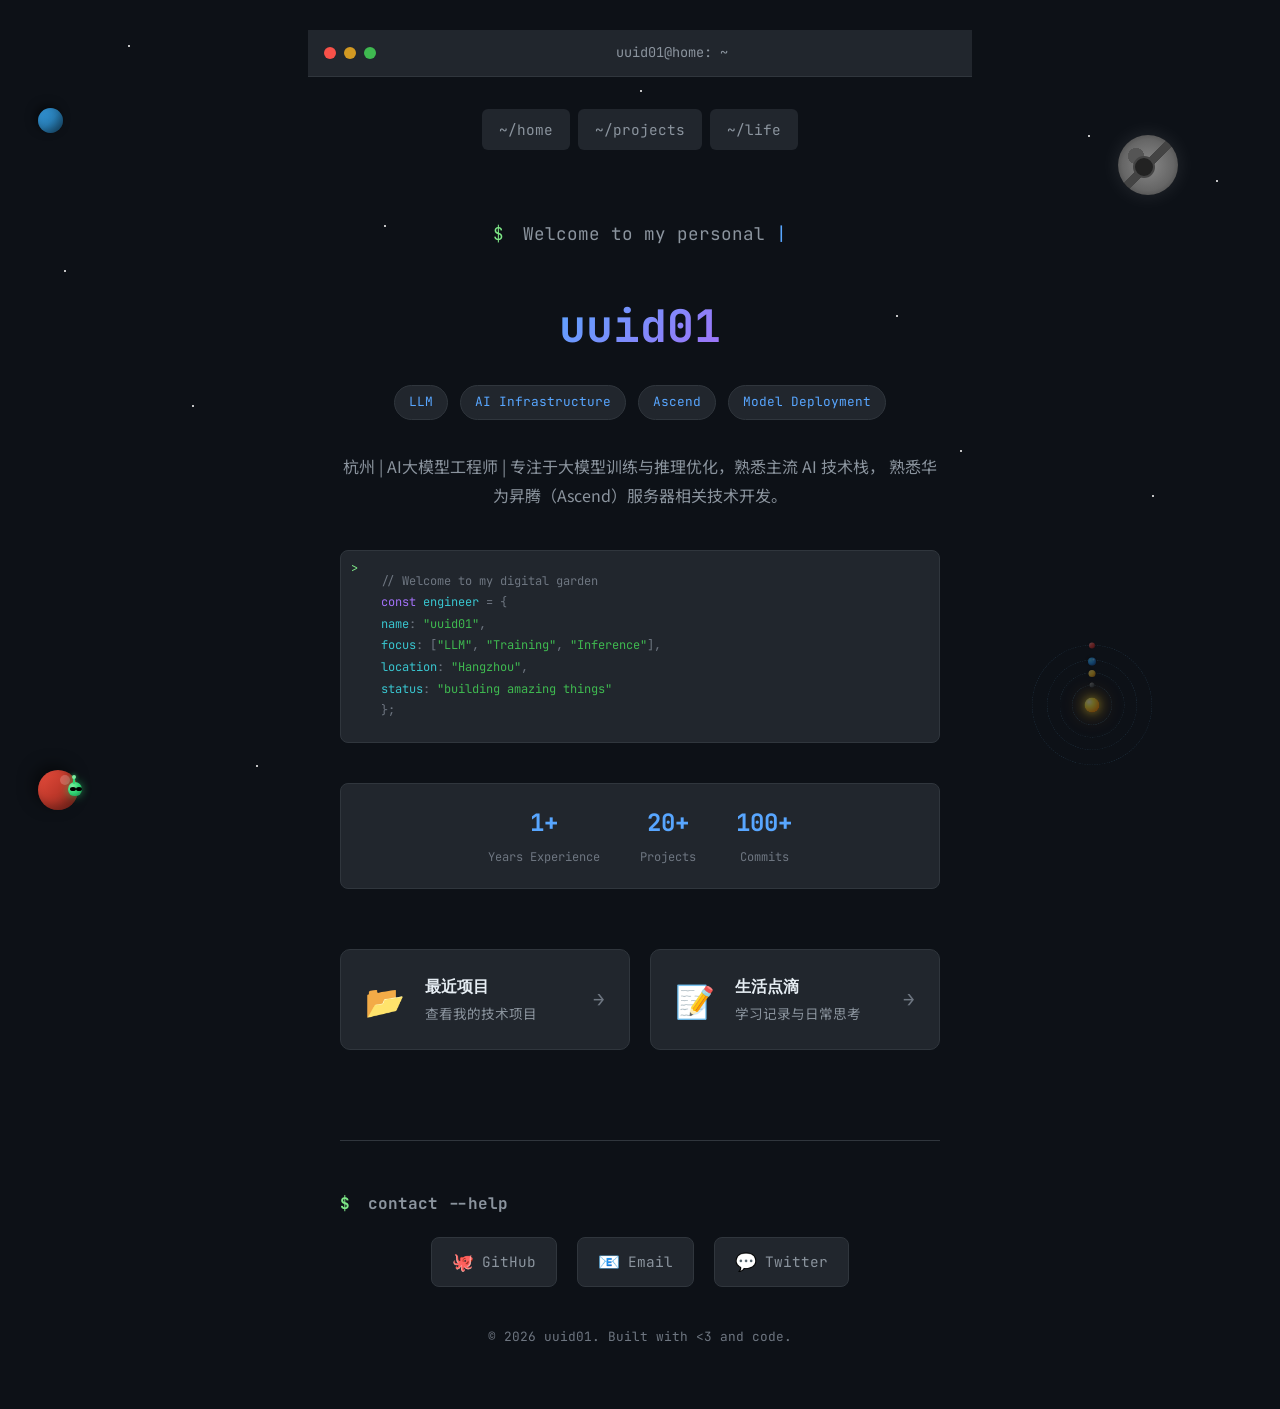
<file: index.html>
<!DOCTYPE html>
<html lang="zh-CN">
<head>
    <meta charset="UTF-8">
    <meta name="viewport" content="width=device-width, initial-scale=1.0">
    <title>uuid01's site</title>
    <link rel="icon" type="image/svg+xml" href="./favicon.svg">
    <link rel="stylesheet" href="./css/style.css">
    <link rel="preconnect" href="https://fonts.googleapis.com">
    <link rel="preconnect" href="https://fonts.gstatic.com" crossorigin>
    <link href="https://fonts.googleapis.com/css2?family=JetBrains+Mono:wght@400;500;700&family=Noto+Sans+SC:wght@400;500;700&family=Orbitron:wght@400;500;700&display=swap" rel="stylesheet">
</head>
<body>
    <div class="space-background">
        <!-- Sun with orbital planets -->
        <div class="solar-system">
            <div class="sun"></div>
            <div class="orbit orbit-1">
                <div class="planet-orbiting mercury"></div>
            </div>
            <div class="orbit orbit-2">
                <div class="planet-orbiting venus"></div>
            </div>
            <div class="orbit orbit-3">
                <div class="planet-orbiting earth"></div>
            </div>
            <div class="orbit orbit-4">
                <div class="planet-orbiting mars"></div>
            </div>
        </div>
        <div class="star star-1"></div>
        <div class="star star-2"></div>
        <div class="star star-3"></div>
        <div class="star star-4"></div>
        <div class="star star-5"></div>
        <div class="star star-6"></div>
        <div class="star star-7"></div>
        <div class="star star-8"></div>
        <div class="star star-9"></div>
        <div class="star star-10"></div>
        <div class="star star-11"></div>
        <div class="star star-12"></div>
        <div class="star star-13"></div>
        <div class="star star-14"></div>
        <div class="star star-15"></div>
        <div class="pixel-death-star"></div>
        <div class="pixel-planet planet-1">
            <div class="alien">
                <div class="alien-antenna"></div>
            </div>
        </div>
        <div class="pixel-planet planet-2"></div>
        <div class="ufo ufo-2">
            <div class="ufo-dome"></div>
            <div class="ufo-body"></div>
            <div class="ufo-light light-1"></div>
            <div class="ufo-light light-2"></div>
            <div class="ufo-light light-3"></div>
            <div class="ufo-light light-4"></div>
            <div class="ufo-light light-5"></div>
            <div class="ufo-beam"></div>
        </div>
    </div>
    <div class="ufo ufo-1" id="ufo1">
        <div class="ufo-dome"></div>
        <div class="ufo-body"></div>
        <div class="ufo-light light-1"></div>
        <div class="ufo-light light-2"></div>
        <div class="ufo-light light-3"></div>
        <div class="ufo-light light-4"></div>
        <div class="ufo-light light-5"></div>
        <div class="ufo-beam"></div>
    </div>
    <div class="ufo-message" id="ufoMessage"></div>
    <div class="terminal-frame">
        <div class="terminal-header">
            <div class="terminal-buttons">
                <span class="btn-close"></span>
                <span class="btn-minimize"></span>
                <span class="btn-maximize"></span>
            </div>
            <div class="terminal-title">uuid01@home: ~</div>
        </div>
        <div class="terminal-body">
            <nav class="nav-bar">
                <a href="./index.html" class="nav-link active">~/home</a>
                <a href="./projects.html" class="nav-link">~/projects</a>
                <a href="./life.html" class="nav-link">~/life</a>
            </nav>

            <main class="hero-section">
                <div class="hero-content">
                    <div class="typing-effect">
                        <span class="prompt">$</span>
                        <span class="typing-text" id="hero-typing"></span>
                        <span class="cursor">|</span>
                    </div>

                    <div class="profile-info">
                        <h1 class="username">uuid01</h1>
                    </div>

                    <div class="tags">
                        <span class="tag">LLM</span>
                        <span class="tag">AI Infrastructure</span>
                        <span class="tag">Ascend</span>
                        <span class="tag">Model Deployment</span>
                    </div>

                    <p class="bio">
                        杭州 | AI大模型工程师 | 专注于大模型训练与推理优化，熟悉主流 AI 技术栈，
                        熟悉华为昇腾（Ascend）服务器相关技术开发。
                    </p>

                    <div class="hero-decoration">
                        <div class="code-line"><span class="comment">// Welcome to my digital garden</span></div>
                        <div class="code-line"><span class="keyword">const</span> <span class="variable">engineer</span> = {</div>
                        <div class="code-line">  <span class="variable">name</span>: <span class="string">"uuid01"</span>,</div>
                        <div class="code-line">  <span class="variable">focus</span>: [<span class="string">"LLM"</span>, <span class="string">"Training"</span>, <span class="string">"Inference"</span>],</div>
                        <div class="code-line">  <span class="variable">location</span>: <span class="string">"Hangzhou"</span>,</div>
                        <div class="code-line">  <span class="variable">status</span>: <span class="string">"building amazing things"</span></div>
                        <div class="code-line">};</div>
                    </div>

                    <div class="hero-stats">
                        <div class="stat-item">
                            <span class="stat-value">1+</span>
                            <span class="stat-label">Years Experience</span>
                        </div>
                        <div class="stat-item">
                            <span class="stat-value">20+</span>
                            <span class="stat-label">Projects</span>
                        </div>
                        <div class="stat-item">
                            <span class="stat-value">100+</span>
                            <span class="stat-label">Commits</span>
                        </div>
                    </div>
                </div>

                <div class="nav-cards">
                    <a href="./projects.html" class="nav-card">
                        <div class="card-icon">📂</div>
                        <div class="card-content">
                            <h3>最近项目</h3>
                            <p>查看我的技术项目</p>
                        </div>
                        <div class="card-arrow">→</div>
                    </a>
                    <a href="./life.html" class="nav-card">
                        <div class="card-icon">📝</div>
                        <div class="card-content">
                            <h3>生活点滴</h3>
                            <p>学习记录与日常思考</p>
                        </div>
                        <div class="card-arrow">→</div>
                    </a>
                </div>
            </main>

            <footer class="contact-section">
                <h2 class="section-title">
                    <span class="prompt">$</span> contact --help
                </h2>
                <div class="contact-links">
                    <a href="https://github.com/uuid01" target="_blank" class="contact-link">
                        <span class="contact-icon">🐙</span>
                        <span>GitHub</span>
                    </a>
                    <a href="mailto:hello@uuid01.com" class="contact-link">
                        <span class="contact-icon">📧</span>
                        <span>Email</span>
                    </a>
                    <a href="#" class="contact-link">
                        <span class="contact-icon">💬</span>
                        <span>Twitter</span>
                    </a>
                </div>
                <div class="footer-bottom">
                    <p class="copyright">© 2026 uuid01. Built with &lt;3 and code.</p>
                </div>
            </footer>
        </div>
    </div>

    <script src="./js/main.js"></script>
</body>
</html>
</file>
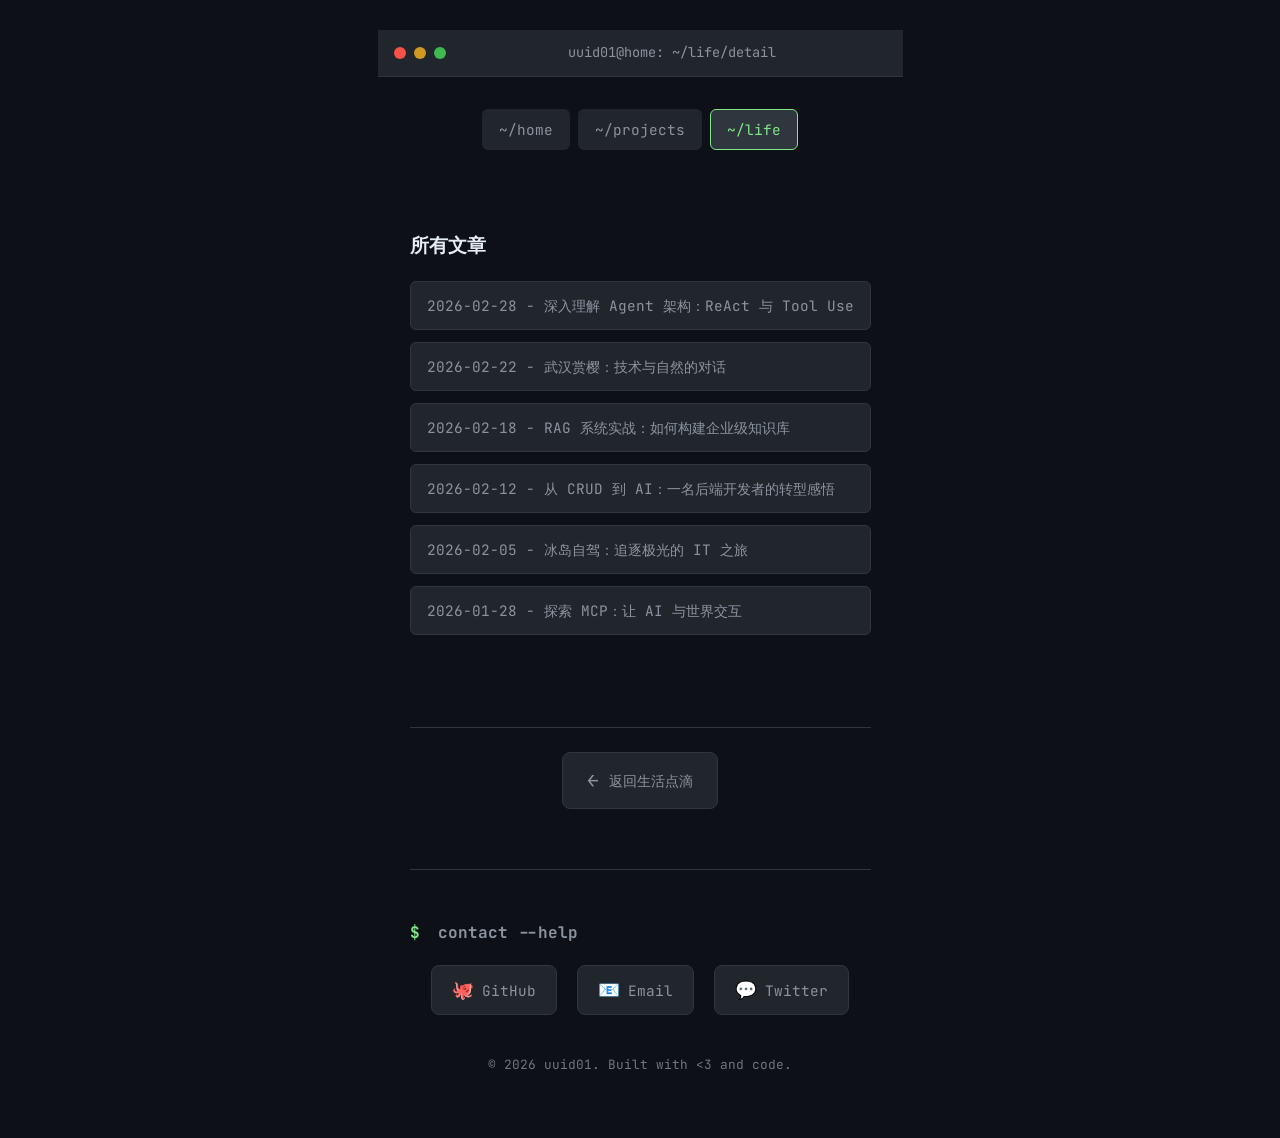
<file: life-detail.html>
<!DOCTYPE html>
<html lang="zh-CN">
<head>
    <meta charset="UTF-8">
    <meta name="viewport" content="width=device-width, initial-scale=1.0">
    <title>uuid01's site</title>
    <link rel="icon" type="image/svg+xml" href="./favicon.svg">
    <link rel="stylesheet" href="./css/style.css">
    <link rel="preconnect" href="https://fonts.googleapis.com">
    <link rel="preconnect" href="https://fonts.gstatic.com" crossorigin>
    <link href="https://fonts.googleapis.com/css2?family=JetBrains+Mono:wght@400;500;700&family=Noto+Sans+SC:wght@400;500;700&display=swap" rel="stylesheet">
</head>
<body>
    <div class="terminal-frame">
        <div class="terminal-header">
            <div class="terminal-buttons">
                <span class="btn-close"></span>
                <span class="btn-minimize"></span>
                <span class="btn-maximize"></span>
            </div>
            <div class="terminal-title">uuid01@home: ~/life/detail</div>
        </div>
        <div class="terminal-body">
            <nav class="nav-bar">
                <a href="./index.html" class="nav-link">~/home</a>
                <a href="./projects.html" class="nav-link">~/projects</a>
                <a href="./life.html" class="nav-link active">~/life</a>
            </nav>

            <main class="detail-section" id="detail-content">
                <!-- Content will be loaded here -->
            </main>

            <div class="back-section">
                <a href="./life.html" class="back-link">
                    <span class="back-arrow">←</span>
                    <span>返回生活点滴</span>
                </a>
            </div>

            <footer class="contact-section">
                <h2 class="section-title">
                    <span class="prompt">$</span> contact --help
                </h2>
                <div class="contact-links">
                    <a href="https://github.com/uuid01" target="_blank" class="contact-link">
                        <span class="contact-icon">🐙</span>
                        <span>GitHub</span>
                    </a>
                    <a href="mailto:hello@uuid01.com" class="contact-link">
                        <span class="contact-icon">📧</span>
                        <span>Email</span>
                    </a>
                    <a href="#" class="contact-link">
                        <span class="contact-icon">💬</span>
                        <span>Twitter</span>
                    </a>
                </div>
                <div class="footer-bottom">
                    <p class="copyright">© 2026 uuid01. Built with &lt;3 and code.</p>
                </div>
            </footer>
        </div>
    </div>

    <script>
        var lifeData = {
            '1': {
                title: '深入理解 Agent 架构：ReAct 与 Tool Use',
                date: '2026-02-28',
                tags: ['技术学习', 'agent', 'react', 'llm', 'tool-use'],
                tagType: 'tag-learning',
                content: '<p>最近在研究 Agent 框架，特别是 ReAct（Reasoning + Acting）范式。通过让模型先思考再行动，最后观察结果，形成了一个完整的推理闭环。结合 Tool Use 能力，Agent 可以真正成为我们的智能助手。</p><h4>ReAct 的核心思想</h4><p>ReAct 的灵感来源于人类的问题解决过程：我们会先思考（Reason），然后采取行动（Act），根据结果调整策略，再思考，再行动。模型通过这种循环，可以处理复杂的任务。</p><pre><code>Thought: 需要先搜索相关信息\nAction: search[query]\nObservation: 返回了搜索结果\nThought: 根据搜索结果，我可以...</code></pre><h4>Tool Use 的实践</h4><p>在实现 Agent 时，如何设计 Tool 的接口非常重要。每个 Tool 需要有清晰的描述（description），让模型能够理解何时应该调用它。</p><h4>经验总结</h4><p>Agent 系统最大的挑战是容错和长期规划。需要考虑：如果某一步失败了怎么办？如果任务需要很多步，如何避免错误累积？</p>'
            },
            '2': {
                title: '武汉赏樱：技术与自然的对话',
                date: '2026-02-22',
                tags: ['旅行', 'travel', 'kyoto', 'spring'],
                tagType: 'tag-travel',
                content: '<p>春天的武汉，樱花盛开。走在哲学之道上，思考着 RAG 系统的设计。也许人类的记忆就像这满树的樱花，美好却又短暂，需要不断回顾和检索。技术与自然，有时异曲同工。</p><h4>哲学之道</h4><p>东湖散步道，两旁种满了樱花树。春天时，河道两岸的樱花形成一条粉色的隧道。这是最经典的赏樱路线之一。</p><h4>技术与自然的类比</h4><p>看着樱花，我想到我们的 RAG 系统：</p><ul><li>樱花的盛开需要合适的温度（就像检索需要合适的 embedding）</li><li>花瓣飘落是自然的采样（就像我们从数据库中采样）</li><li>每一朵樱花都是独特的（就像每个 chunk 都有自己的语义）</li></ul><h4>旅行的意义</h4><p>偶尔离开代码和文档，出去走走，往往能获得新的灵感。有时候，解决问题的方法不在屏幕上，而在路上。</p>'
            },
            '3': {
                title: 'RAG 系统实战：如何构建企业级知识库',
                date: '2026-02-18',
                tags: ['技术学习', 'rag', 'retrieval', 'vector-database'],
                tagType: 'tag-learning',
                content: '<p>从零构建了一个企业级 RAG 系统，涉及文档解析、chunk 策略优化、向量检索、reranking 等多个环节。踩了不少坑，终于把召回率从 60% 提升到了 85% 以上。记录一下关键的技术要点。</p><h4>文档解析</h4><p>企业文档往往是 PDF、Word 等格式。如何准确地提取文本、保留结构信息是一个挑战。我们最终使用了 PDF.js + 表格识别模型的方案。</p><h4>Chunk 策略</h4><p>不是简单的固定长度切分。根据文档类型选择不同的策略：</p><ul><li>技术文档：按代码块或标题分段</li><li>表格数据：保持表格结构</li><li>长文章：重叠窗口</li></ul><h4>检索优化</h4><p>向量检索 + 关键词检索的混合方案，加上 Cross-Encoder reranking，效果显著提升。</p><h4>血的教训</h4><p>不要忽视数据质量。Garbage in, garbage out。在做一切之前，先做好数据清洗和去重。</p>'
            },
            '4': {
                title: '从 CRUD 到 AI：一名后端开发者的转型感悟',
                date: '2026-02-12',
                tags: ['心得', 'thoughts', 'career', 'ai-engineer'],
                tagType: 'tag-thought',
                content: '<p>做后端开发五年，从 Java 到 Go，从关系数据库到分布式系统。去年开始学习 AI 相关技术，现在做 Agent 开发。最大的感悟是：编程的范式在变，但工程思维不变。学会提问比学会答案更重要。</p><h4>技术转型</h4><p>转型的过程并不容易。需要重新学习概率统计、机器学习基础、Prompt 工程等。但后端开发的经验帮了大：如何设计 API、如何处理并发、如何保证系统稳定性。</p><h4>Prompt 是新时代的 API</h4><p>以前我以为编程就是写代码。现在我发现，写好 Prompt 也是一种编程。Prompt 就是我们给模型的 API，如何设计参数（提示词），如何处理返回值（生成内容），都需要精心设计。</p><h4>心态变化</h4><p>做 CRUD 时，我很确定自己在做什么。但做 AI 后，很多事情变得不确定：模型会输出什么？效果如何评估？这需要一种新的心态：接受不确定性，在不确定中寻找规律。</p><h4>建议</h4><p>如果你也想转型，不要急着学所有的模型和框架。先从一个小的项目开始，感受 AI 开发与传统软件开发的区别。</p>'
            },
            '5': {
                title: '冰岛自驾：追逐极光的 IT 之旅',
                date: '2026-02-05',
                tags: ['旅行', 'travel', 'iceland', 'aurora'],
                tagType: 'tag-travel',
                content: '<p>冰岛自驾环岛，追逐极光。开着车在冰原上飞驰，思考着系统的可扩展性。就像这无边无际的冰原，我们的系统也需要能够弹性伸缩。追极光需要等待，就像优化模型需要耐心。科技与自然，都是关于平衡的艺术。</p><h4>环岛自驾</h4><p>冰岛的 Ring Road 全长约 1300 公里，我们用了一周时间完成环岛。一路上，瀑布、冰川、火山、黑沙滩，风景变幻莫测。</p><h4>极光的等待</h4><p>连续三晚熬夜追极光。前两晚都无功而返，第三晚终于在 Vik 附近看到了极光爆发。绿色的光带在天空中舞动，那一刻觉得所有的等待都值得。</p><h4>技术感悟</h4><ul><li><strong>可扩展性</strong>：冰岛的地热发电站可以根据需求调节功率，就像云原生架构的弹性伸缩</li><li><strong>容错</strong>：冰岛的紧急救援系统覆盖全岛，就像分布式系统的故障转移</li><li><strong>缓存</strong>：蓝湖温泉的水是循环加热的，就像 Redis 缓存复用计算结果</li></ul><h4>后记</h4><p>旅行是最好的解压方式。远离代码和会议，在大自然中重新充电。回来后，感觉思路清晰了很多。</p>'
            },
            '6': {
                title: '探索 MCP：让 AI 与世界交互',
                date: '2026-01-28',
                tags: ['技术学习', 'mcp', 'anthropic', 'agent-protocol'],
                tagType: 'tag-learning',
                content: '<p>最近在学习 Model Context Protocol（MCP），这是 Anthropic 推出的 AI 与外部世界交互的标准协议。通过 MCP，Agent 可以安全地调用外部工具、访问文件系统、操作数据库。这可能是 AI Agent 生态的重要基础设施。</p><h4>什么是 MCP</h4><p>MCP 是一个标准化协议，定义了 AI 模型如何与外部系统交互。它的设计类似于 JSON-RPC，但更专注于 AI 场景。</p><h4>核心概念</h4><ul><li><strong>Resource</strong>：AI 可以访问的数据源</li><li><strong>Tool</strong>：AI 可以调用的函数</li><li><strong>Prompt Template</strong>：可复用的提示词模板</li></ul><h4>实践体验</h4><p>用 MCP 连接了本地文件系统，Agent 现在可以直接读取我的代码仓库、搜索文件内容。这让开发效率提升了不少。</p><h4>展望</h4><p>如果 MCP 能够普及，未来的 AI Agent 生态系统会更加丰富。不同的 Agent 可以通过标准协议互操作，这将是很有意思的发展方向。</p>'
            }
        };

        function getQueryParam(name) {
            var params = new URLSearchParams(window.location.search);
            return params.get(name);
        }

        function loadDetail() {
            var id = getQueryParam('id');
            var content = document.getElementById('detail-content');

            // If no ID, show all articles list
            if (!id) {
                var allArticlesHtml = '<div class="all-articles"><h2>所有文章</h2><ul>';
                for (var key in lifeData) {
                    if (lifeData.hasOwnProperty(key)) {
                        var item = lifeData[key];
                        allArticlesHtml += '<li><a href="./life-detail.html?id=' + key + '">' + item.date + ' - ' + item.title + '</a></li>';
                    }
                }
                allArticlesHtml += '</ul></div>';
                content.innerHTML = allArticlesHtml;
                return;
            }

            if (!lifeData[id]) {
                content.innerHTML = '<div class="detail-error"><p>文章不存在或已被删除</p><a href="./life.html" class="back-link"><span class="back-arrow">←</span><span>返回生活点滴</span></a></div>';
                return;
            }

            var data = lifeData[id];
            var tagsHtml = '';
            for (var i = 0; i < data.tags.length; i++) {
                tagsHtml += '<a href="./life.html?tag=' + encodeURIComponent(data.tags[i]) + '" class="timeline-tag ' + data.tagType + '">#' + data.tags[i] + '</a>';
            }

            var articleHtml = '<article class="detail-article"><header class="detail-header"><div class="detail-meta"><span class="detail-date">' + data.date + '</span><div class="detail-tags">' + tagsHtml + '</div></div><h1 class="detail-title">' + data.title + '</h1></header><div class="detail-body">' + data.content + '</div><div class="detail-ascii"><pre>   ┌─────────────────────────────────────┐\n   │  EOF - End of File                  │\n   └─────────────────────────────────────┘</pre></div></article>';

            content.innerHTML = articleHtml;
        }

        // Execute immediately
        loadDetail();
    </script>
</body>
</html>
</file>
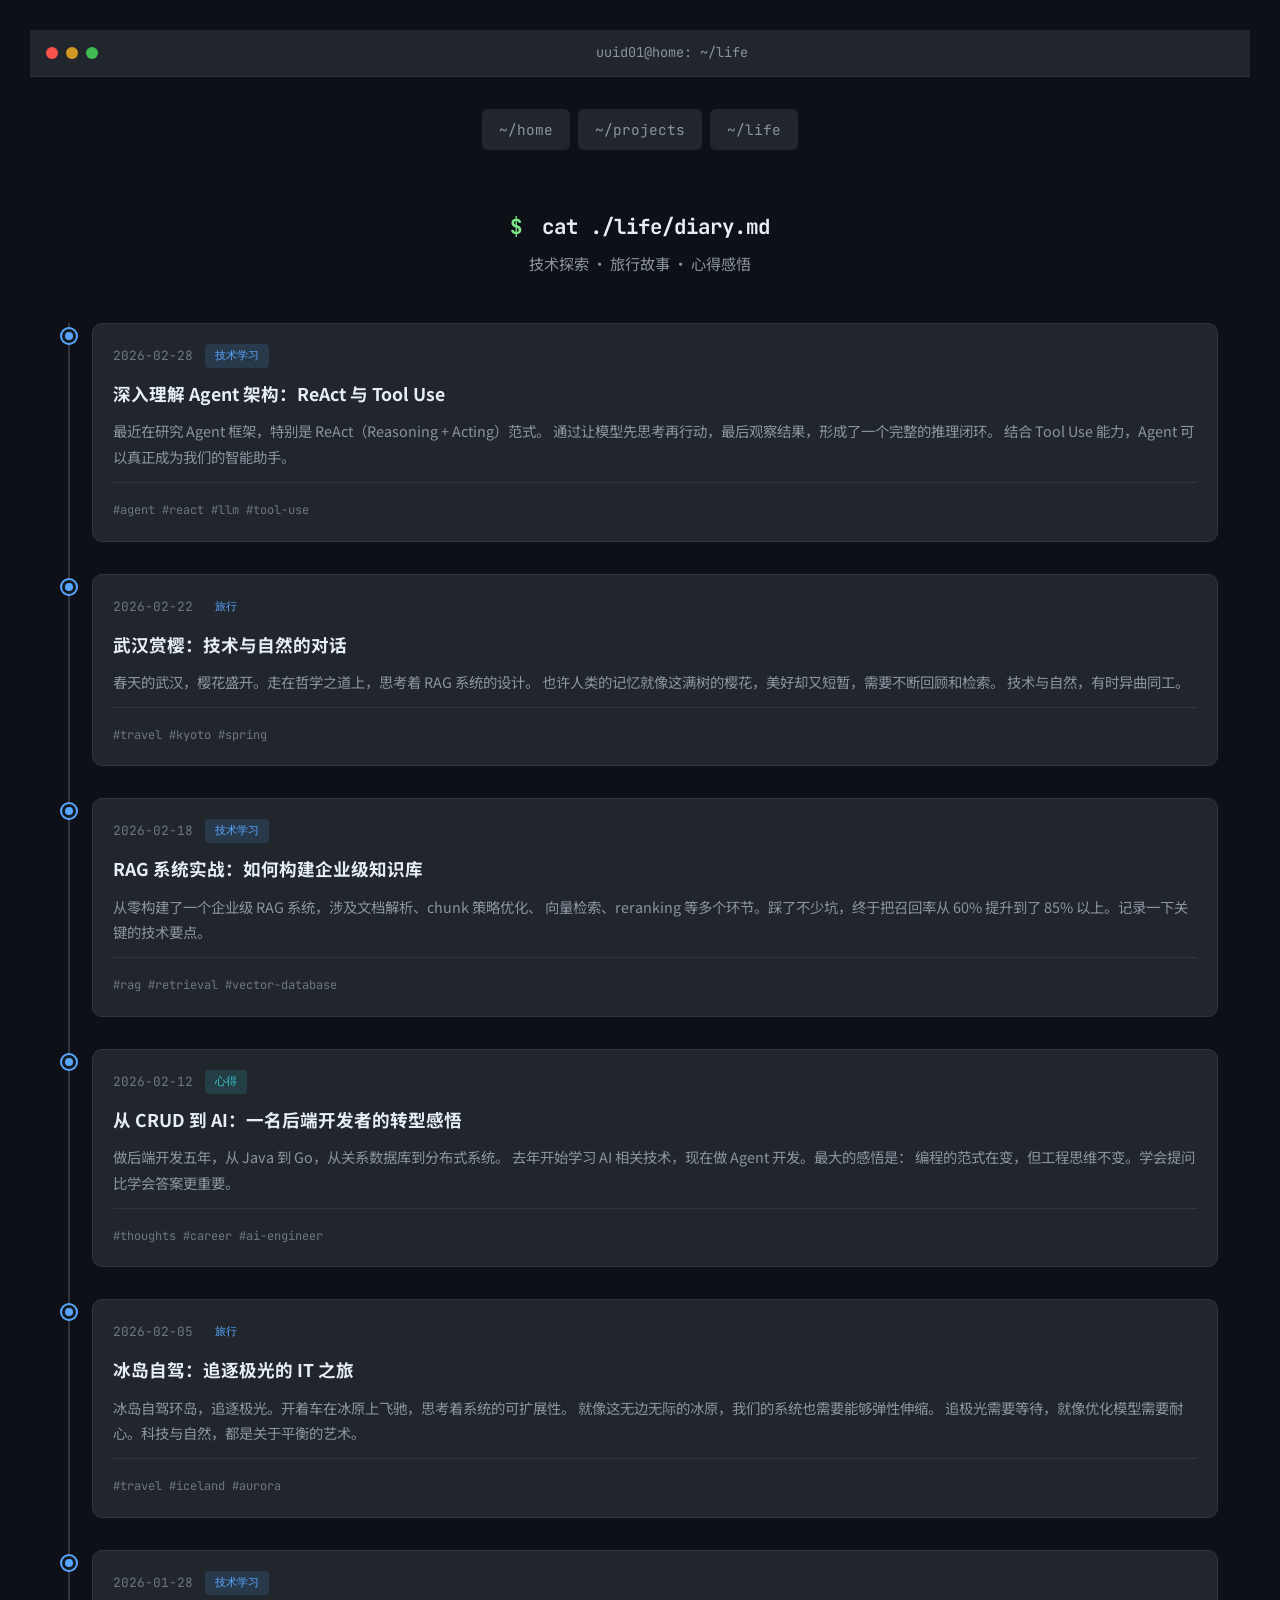
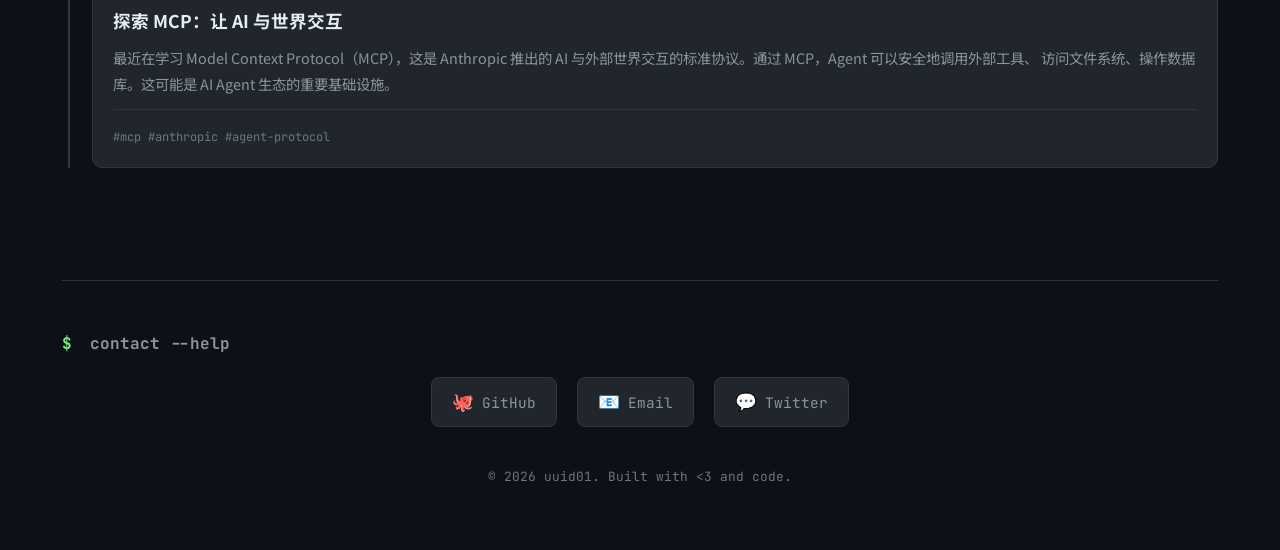
<file: life.html>
<!DOCTYPE html>
<html lang="zh-CN">
<head>
    <meta charset="UTF-8">
    <meta name="viewport" content="width=device-width, initial-scale=1.0">
    <title>uuid01's site</title>
    <link rel="icon" type="image/svg+xml" href="./favicon.svg">
    <link rel="stylesheet" href="./css/style.css">
    <link rel="preconnect" href="https://fonts.googleapis.com">
    <link rel="preconnect" href="https://fonts.gstatic.com" crossorigin>
    <link href="https://fonts.googleapis.com/css2?family=JetBrains+Mono:wght@400;500;700&family=Noto+Sans+SC:wght@400;500;700&display=swap" rel="stylesheet">
</head>
<body>
    <div class="terminal-frame">
        <div class="terminal-header">
            <div class="terminal-buttons">
                <span class="btn-close"></span>
                <span class="btn-minimize"></span>
                <span class="btn-maximize"></span>
            </div>
            <div class="terminal-title">uuid01@home: ~/life</div>
        </div>
        <div class="terminal-body">
            <nav class="nav-bar">
                <a href="./index.html" class="nav-link">~/home</a>
                <a href="./projects.html" class="nav-link">~/projects</a>
                <a href="./life.html" class="nav-link active">~/life</a>
            </nav>

            <main class="life-section">
                <div class="page-header">
                    <h1 class="page-title">
                        <span class="prompt">$</span> cat ./life/diary.md
                    </h1>
                    <p class="page-subtitle">技术探索 · 旅行故事 · 心得感悟</p>
                </div>

                <div class="timeline">
                    <div class="timeline-item">
                        <div class="timeline-marker"></div>
                        <div class="timeline-content">
                            <div class="timeline-header">
                                <span class="timeline-date">2026-02-28</span>
                                <a href="./life.html?tag=技术学习" class="timeline-tag tag-learning">技术学习</a>
                            </div>
                            <h3 class="timeline-title">
                                <a href="./life-detail.html?id=1">深入理解 Agent 架构：ReAct 与 Tool Use</a>
                            </h3>
                            <p class="timeline-text">
                                最近在研究 Agent 框架，特别是 ReAct（Reasoning + Acting）范式。
                                通过让模型先思考再行动，最后观察结果，形成了一个完整的推理闭环。
                                结合 Tool Use 能力，Agent 可以真正成为我们的智能助手。
                            </p>
                            <div class="timeline-footer">
                                <span class="read-more">#agent #react #llm #tool-use</span>
                            </div>
                        </div>
                    </div>

                    <div class="timeline-item">
                        <div class="timeline-marker"></div>
                        <div class="timeline-content">
                            <div class="timeline-header">
                                <span class="timeline-date">2026-02-22</span>
                                <a href="./life.html?tag=旅行" class="timeline-tag tag-travel">旅行</a>
                            </div>
                            <h3 class="timeline-title">
                                <a href="./life-detail.html?id=2">武汉赏樱：技术与自然的对话</a>
                            </h3>
                            <p class="timeline-text">
                                春天的武汉，樱花盛开。走在哲学之道上，思考着 RAG 系统的设计。
                                也许人类的记忆就像这满树的樱花，美好却又短暂，需要不断回顾和检索。
                                技术与自然，有时异曲同工。
                            </p>
                            <div class="timeline-footer">
                                <span class="read-more">#travel #kyoto #spring</span>
                            </div>
                        </div>
                    </div>

                    <div class="timeline-item">
                        <div class="timeline-marker"></div>
                        <div class="timeline-content">
                            <div class="timeline-header">
                                <span class="timeline-date">2026-02-18</span>
                                <a href="./life.html?tag=技术学习" class="timeline-tag tag-learning">技术学习</a>
                            </div>
                            <h3 class="timeline-title">
                                <a href="./life-detail.html?id=3">RAG 系统实战：如何构建企业级知识库</a>
                            </h3>
                            <p class="timeline-text">
                                从零构建了一个企业级 RAG 系统，涉及文档解析、chunk 策略优化、
                                向量检索、reranking 等多个环节。踩了不少坑，终于把召回率从
                                60% 提升到了 85% 以上。记录一下关键的技术要点。
                            </p>
                            <div class="timeline-footer">
                                <span class="read-more">#rag #retrieval #vector-database</span>
                            </div>
                        </div>
                    </div>

                    <div class="timeline-item">
                        <div class="timeline-marker"></div>
                        <div class="timeline-content">
                            <div class="timeline-header">
                                <span class="timeline-date">2026-02-12</span>
                                <a href="./life.html?tag=心得" class="timeline-tag tag-thought">心得</a>
                            </div>
                            <h3 class="timeline-title">
                                <a href="./life-detail.html?id=4">从 CRUD 到 AI：一名后端开发者的转型感悟</a>
                            </h3>
                            <p class="timeline-text">
                                做后端开发五年，从 Java 到 Go，从关系数据库到分布式系统。
                                去年开始学习 AI 相关技术，现在做 Agent 开发。最大的感悟是：
                                编程的范式在变，但工程思维不变。学会提问比学会答案更重要。
                            </p>
                            <div class="timeline-footer">
                                <span class="read-more">#thoughts #career #ai-engineer</span>
                            </div>
                        </div>
                    </div>

                    <div class="timeline-item">
                        <div class="timeline-marker"></div>
                        <div class="timeline-content">
                            <div class="timeline-header">
                                <span class="timeline-date">2026-02-05</span>
                                <a href="./life.html?tag=旅行" class="timeline-tag tag-travel">旅行</a>
                            </div>
                            <h3 class="timeline-title">
                                <a href="./life-detail.html?id=5">冰岛自驾：追逐极光的 IT 之旅</a>
                            </h3>
                            <p class="timeline-text">
                                冰岛自驾环岛，追逐极光。开着车在冰原上飞驰，思考着系统的可扩展性。
                                就像这无边无际的冰原，我们的系统也需要能够弹性伸缩。
                                追极光需要等待，就像优化模型需要耐心。科技与自然，都是关于平衡的艺术。
                            </p>
                            <div class="timeline-footer">
                                <span class="read-more">#travel #iceland #aurora</span>
                            </div>
                        </div>
                    </div>

                    <div class="timeline-item">
                        <div class="timeline-marker"></div>
                        <div class="timeline-content">
                            <div class="timeline-header">
                                <span class="timeline-date">2026-01-28</span>
                                <a href="./life.html?tag=技术学习" class="timeline-tag tag-learning">技术学习</a>
                            </div>
                            <h3 class="timeline-title">
                                <a href="./life-detail.html?id=6">探索 MCP：让 AI 与世界交互</a>
                            </h3>
                            <p class="timeline-text">
                                最近在学习 Model Context Protocol（MCP），这是 Anthropic 推出的
                                AI 与外部世界交互的标准协议。通过 MCP，Agent 可以安全地调用外部工具、
                                访问文件系统、操作数据库。这可能是 AI Agent 生态的重要基础设施。
                            </p>
                            <div class="timeline-footer">
                                <span class="read-more">#mcp #anthropic #agent-protocol</span>
                            </div>
                        </div>
                    </div>
                </div>
            </main>

            <footer class="contact-section">
                <h2 class="section-title">
                    <span class="prompt">$</span> contact --help
                </h2>
                <div class="contact-links">
                    <a href="https://github.com/uuid01" target="_blank" class="contact-link">
                        <span class="contact-icon">🐙</span>
                        <span>GitHub</span>
                    </a>
                    <a href="mailto:hello@uuid01.com" class="contact-link">
                        <span class="contact-icon">📧</span>
                        <span>Email</span>
                    </a>
                    <a href="#" class="contact-link">
                        <span class="contact-icon">💬</span>
                        <span>Twitter</span>
                    </a>
                </div>
                <div class="footer-bottom">
                    <p class="copyright">© 2026 uuid01. Built with &lt;3 and code.</p>
                </div>
            </footer>
        </div>
    </div>

    <script src="./js/main.js"></script>
</body>
</html>
</file>
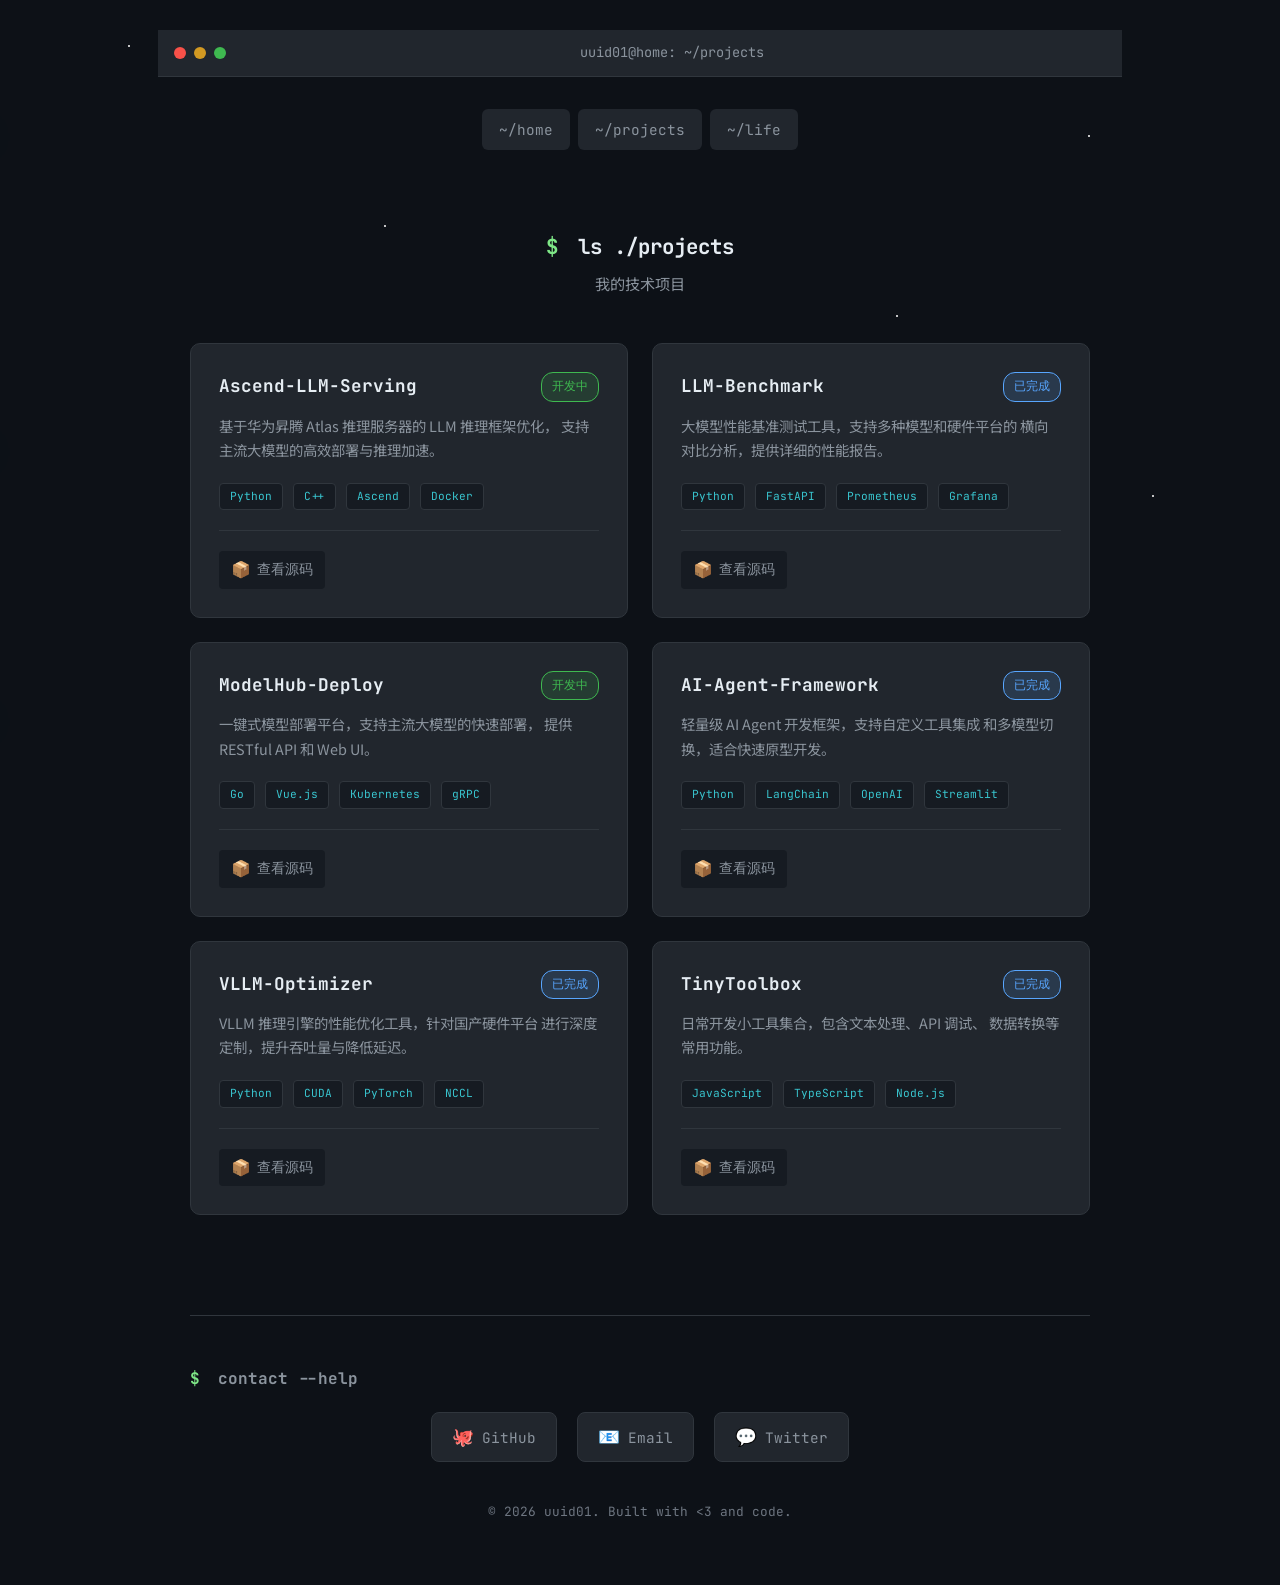
<file: projects.html>
<!DOCTYPE html>
<html lang="zh-CN">
<head>
    <meta charset="UTF-8">
    <meta name="viewport" content="width=device-width, initial-scale=1.0">
    <title>uuid01's site</title>
    <link rel="icon" type="image/svg+xml" href="./favicon.svg">
    <link rel="stylesheet" href="./css/style.css">
    <link rel="preconnect" href="https://fonts.googleapis.com">
    <link rel="preconnect" href="https://fonts.gstatic.com" crossorigin>
    <link href="https://fonts.googleapis.com/css2?family=JetBrains+Mono:wght@400;500;700&family=Noto+Sans+SC:wght@400;500;700&display=swap" rel="stylesheet">
</head>
<body>
    <div class="space-background">
        <div class="star star-1"></div>
        <div class="star star-2"></div>
        <div class="star star-3"></div>
        <div class="star star-4"></div>
        <div class="star star-5"></div>
        <div class="star star-6"></div>
        <div class="star star-7"></div>
        <div class="star star-8"></div>
        <!-- Pixel Rockets -->
        <div class="pixel-rocket rocket-1">
            <div class="rocket-window"></div>
            <div class="rocket-fin-left"></div>
            <div class="rocket-fin-right"></div>
            <div class="rocket-exhaust"></div>
        </div>
        <div class="pixel-rocket rocket-blue rocket-2">
            <div class="rocket-window"></div>
            <div class="rocket-fin-left"></div>
            <div class="rocket-fin-right"></div>
            <div class="rocket-exhaust"></div>
        </div>
        <div class="pixel-rocket rocket-green rocket-3">
            <div class="rocket-window"></div>
            <div class="rocket-fin-left"></div>
            <div class="rocket-fin-right"></div>
            <div class="rocket-exhaust"></div>
        </div>
        <!-- Blue Comets -->
        <div class="pixel-comet comet-1"></div>
        <div class="pixel-comet comet-2"></div>
        <div class="pixel-comet comet-3"></div>
    </div>
    <div class="terminal-frame">
        <div class="terminal-header">
            <div class="terminal-buttons">
                <span class="btn-close"></span>
                <span class="btn-minimize"></span>
                <span class="btn-maximize"></span>
            </div>
            <div class="terminal-title">uuid01@home: ~/projects</div>
        </div>
        <div class="terminal-body">
            <nav class="nav-bar">
                <a href="./index.html" class="nav-link">~/home</a>
                <a href="./projects.html" class="nav-link active">~/projects</a>
                <a href="./life.html" class="nav-link">~/life</a>
            </nav>

            <main class="projects-section">
                <div class="page-header">
                    <h1 class="page-title">
                        <span class="prompt">$</span> ls ./projects
                    </h1>
                    <p class="page-subtitle">我的技术项目</p>
                </div>

                <div class="projects-grid">
                    <!-- Project 1 -->
                    <article class="project-card">
                        <div class="project-header">
                            <h3 class="project-name">Ascend-LLM-Serving</h3>
                            <span class="project-status status-active">开发中</span>
                        </div>
                        <p class="project-desc">
                            基于华为昇腾 Atlas 推理服务器的 LLM 推理框架优化，
                            支持主流大模型的高效部署与推理加速。
                        </p>
                        <div class="project-tech">
                            <span class="tech-tag">Python</span>
                            <span class="tech-tag">C++</span>
                            <span class="tech-tag">Ascend</span>
                            <span class="tech-tag">Docker</span>
                        </div>
                        <div class="project-footer">
                            <a href="https://github.com/uuid01/ascend-llm-serving" target="_blank" class="project-link">
                                <span class="link-icon">📦</span>
                                查看源码
                            </a>
                        </div>
                    </article>

                    <!-- Project 2 -->
                    <article class="project-card">
                        <div class="project-header">
                            <h3 class="project-name">LLM-Benchmark</h3>
                            <span class="project-status status-completed">已完成</span>
                        </div>
                        <p class="project-desc">
                            大模型性能基准测试工具，支持多种模型和硬件平台的
                            横向对比分析，提供详细的性能报告。
                        </p>
                        <div class="project-tech">
                            <span class="tech-tag">Python</span>
                            <span class="tech-tag">FastAPI</span>
                            <span class="tech-tag">Prometheus</span>
                            <span class="tech-tag">Grafana</span>
                        </div>
                        <div class="project-footer">
                            <a href="https://github.com/uuid01/llm-benchmark" target="_blank" class="project-link">
                                <span class="link-icon">📦</span>
                                查看源码
                            </a>
                        </div>
                    </article>

                    <!-- Project 3 -->
                    <article class="project-card">
                        <div class="project-header">
                            <h3 class="project-name">ModelHub-Deploy</h3>
                            <span class="project-status status-active">开发中</span>
                        </div>
                        <p class="project-desc">
                            一键式模型部署平台，支持主流大模型的快速部署，
                            提供 RESTful API 和 Web UI。
                        </p>
                        <div class="project-tech">
                            <span class="tech-tag">Go</span>
                            <span class="tech-tag">Vue.js</span>
                            <span class="tech-tag">Kubernetes</span>
                            <span class="tech-tag">gRPC</span>
                        </div>
                        <div class="project-footer">
                            <a href="https://github.com/uuid01/modelhub-deploy" target="_blank" class="project-link">
                                <span class="link-icon">📦</span>
                                查看源码
                            </a>
                        </div>
                    </article>

                    <!-- Project 4 -->
                    <article class="project-card">
                        <div class="project-header">
                            <h3 class="project-name">AI-Agent-Framework</h3>
                            <span class="project-status status-completed">已完成</span>
                        </div>
                        <p class="project-desc">
                            轻量级 AI Agent 开发框架，支持自定义工具集成
                            和多模型切换，适合快速原型开发。
                        </p>
                        <div class="project-tech">
                            <span class="tech-tag">Python</span>
                            <span class="tech-tag">LangChain</span>
                            <span class="tech-tag">OpenAI</span>
                            <span class="tech-tag">Streamlit</span>
                        </div>
                        <div class="project-footer">
                            <a href="https://github.com/uuid01/ai-agent-framework" target="_blank" class="project-link">
                                <span class="link-icon">📦</span>
                                查看源码
                            </a>
                        </div>
                    </article>

                    <!-- Project 5 -->
                    <article class="project-card">
                        <div class="project-header">
                            <h3 class="project-name">VLLM-Optimizer</h3>
                            <span class="project-status status-completed">已完成</span>
                        </div>
                        <p class="project-desc">
                            VLLM 推理引擎的性能优化工具，针对国产硬件平台
                            进行深度定制，提升吞吐量与降低延迟。
                        </p>
                        <div class="project-tech">
                            <span class="tech-tag">Python</span>
                            <span class="tech-tag">CUDA</span>
                            <span class="tech-tag">PyTorch</span>
                            <span class="tech-tag">NCCL</span>
                        </div>
                        <div class="project-footer">
                            <a href="https://github.com/uuid01/vllm-optimizer" target="_blank" class="project-link">
                                <span class="link-icon">📦</span>
                                查看源码
                            </a>
                        </div>
                    </article>

                    <!-- Project 6 -->
                    <article class="project-card">
                        <div class="project-header">
                            <h3 class="project-name">TinyToolbox</h3>
                            <span class="project-status status-completed">已完成</span>
                        </div>
                        <p class="project-desc">
                            日常开发小工具集合，包含文本处理、API 调试、
                            数据转换等常用功能。
                        </p>
                        <div class="project-tech">
                            <span class="tech-tag">JavaScript</span>
                            <span class="tech-tag">TypeScript</span>
                            <span class="tech-tag">Node.js</span>
                        </div>
                        <div class="project-footer">
                            <a href="https://github.com/uuid01/tinytoolbox" target="_blank" class="project-link">
                                <span class="link-icon">📦</span>
                                查看源码
                            </a>
                        </div>
                    </article>
                </div>
            </main>

            <footer class="contact-section">
                <h2 class="section-title">
                    <span class="prompt">$</span> contact --help
                </h2>
                <div class="contact-links">
                    <a href="https://github.com/uuid01" target="_blank" class="contact-link">
                        <span class="contact-icon">🐙</span>
                        <span>GitHub</span>
                    </a>
                    <a href="mailto:hello@uuid01.com" class="contact-link">
                        <span class="contact-icon">📧</span>
                        <span>Email</span>
                    </a>
                    <a href="#" class="contact-link">
                        <span class="contact-icon">💬</span>
                        <span>Twitter</span>
                    </a>
                </div>
                <div class="footer-bottom">
                    <p class="copyright">© 2026 uuid01. Built with &lt;3 and code.</p>
                </div>
            </footer>
        </div>
    </div>

    <script src="./js/main.js"></script>
</body>
</html>
</file>
<file: css/style.css>
/* ==================== Button Styles ==================== */
.btn {
    display: inline-flex;
    align-items: center;
    justify-content: center;
    gap: 8px;
    font-family: var(--font-mono);
    font-size: 0.85rem;
    padding: 10px 20px;
    border-radius: 6px;
    border: 1px solid var(--border-color);
    background: var(--bg-tertiary);
    color: var(--text-secondary);
    cursor: pointer;
    transition: all 0.2s ease;
    text-decoration: none;
}

.btn:hover {
    background: var(--bg-hover);
    border-color: var(--accent-primary);
    color: var(--accent-primary);
    transform: translateY(-2px);
    box-shadow: 0 4px 12px rgba(88, 166, 255, 0.2);
}

.btn:active {
    transform: translateY(0);
    box-shadow: none;
}

.btn-primary {
    background: var(--accent-primary);
    border-color: var(--accent-primary);
    color: var(--bg-primary);
}

.btn-primary:hover {
    background: #79b8ff;
    border-color: #79b8ff;
    color: var(--bg-primary);
}

.btn-success {
    background: rgba(63, 185, 80, 0.15);
    border-color: var(--accent-success);
    color: var(--accent-success);
}

.btn-success:hover {
    background: rgba(63, 185, 80, 0.25);
}

.btn-icon {
    padding: 8px;
    min-width: 36px;
    min-height: 36px;
}

/* ==================== Base Styles ==================== */
:root {
    --bg-primary: #0d1117;
    --bg-secondary: #161b22;
    --bg-tertiary: #21262d;
    --bg-hover: #30363d;
    --border-color: #30363d;
    --text-primary: #e6edf3;
    --text-secondary: #8b949e;
    --text-muted: #6e7681;
    --accent-primary: #58a6ff;
    --accent-success: #3fb950;
    --accent-warning: #d29922;
    --accent-danger: #f85149;
    --accent-purple: #a371f7;
    --accent-cyan: #39c5cf;
    --terminal-green: #7ee787;
    --font-mono: 'JetBrains Mono', 'Fira Code', 'Consolas', monospace;
    --font-sans: 'Noto Sans SC', -apple-system, BlinkMacSystemFont, sans-serif;
}

* {
    margin: 0;
    padding: 0;
    box-sizing: border-box;
}

html {
    font-size: 16px;
    scroll-behavior: smooth;
}

body {
    font-family: var(--font-sans);
    background: var(--bg-primary);
    color: var(--text-primary);
    line-height: 1.6;
    min-height: 100vh;
    display: flex;
    justify-content: center;
    padding: 30px;
}

a {
    color: var(--accent-primary);
    text-decoration: none;
    transition: color 0.2s ease;
}

a:hover {
    color: var(--terminal-green);
}

/* ==================== Space Background ==================== */
.space-background {
    position: fixed;
    top: 0;
    left: 0;
    width: 100%;
    height: 100%;
    pointer-events: none;
    z-index: -1;
    overflow: hidden;
}

.star {
    position: absolute;
    width: 2px;
    height: 2px;
    background: #fff;
    border-radius: 50%;
    animation: twinkle 3s infinite ease-in-out;
}

.star-1 { top: 5%; left: 10%; animation-delay: 0s; }
.star-2 { top: 15%; left: 85%; animation-delay: 0.5s; }
.star-3 { top: 25%; left: 30%; animation-delay: 1s; }
.star-4 { top: 35%; left: 70%; animation-delay: 1.5s; }
.star-5 { top: 45%; left: 15%; animation-delay: 0.3s; }
.star-6 { top: 55%; left: 90%; animation-delay: 0.8s; }
.star-7 { top: 65%; left: 40%; animation-delay: 1.2s; }
.star-8 { top: 75%; left: 60%; animation-delay: 1.7s; }
.star-9 { top: 85%; left: 20%; animation-delay: 0.2s; }
.star-10 { top: 10%; left: 50%; animation-delay: 0.7s; }
.star-11 { top: 30%; left: 5%; animation-delay: 1.1s; }
.star-12 { top: 50%; left: 75%; animation-delay: 1.6s; }
.star-13 { top: 70%; left: 35%; animation-delay: 0.4s; }
.star-14 { top: 90%; left: 55%; animation-delay: 0.9s; }
.star-15 { top: 20%; left: 95%; animation-delay: 1.4s; }

@keyframes twinkle {
    0%, 100% { opacity: 0.3; transform: scale(1); }
    50% { opacity: 1; transform: scale(1.5); }
}

/* Solar System */
.solar-system {
    position: absolute;
    bottom: 5%;
    right: 3%;
    transform: scale(0.5);
    width: 300px;
    height: 300px;
    opacity: 0.4;
    z-index: 0;
}

.sun {
    position: absolute;
    top: 50%;
    left: 50%;
    transform: translate(-50%, -50%);
    width: 30px;
    height: 30px;
    background:
        radial-gradient(circle at 30% 30%, #fff9c4 0%, #ffeb3b 30%, #ff9800 70%, #ff5722 100%);
    border-radius: 50%;
    box-shadow:
        0 0 20px #ffeb3b,
        0 0 40px #ff9800,
        0 0 60px rgba(255, 152, 0, 0.5);
    animation: sunPulse 4s infinite ease-in-out;
}

@keyframes sunPulse {
    0%, 100% {
        box-shadow:
            0 0 20px #ffeb3b,
            0 0 40px #ff9800,
            0 0 60px rgba(255, 152, 0, 0.5);
    }
    50% {
        box-shadow:
            0 0 30px #ffeb3b,
            0 0 60px #ff9800,
            0 0 90px rgba(255, 152, 0, 0.7);
    }
}

.orbit {
    position: absolute;
    top: 50%;
    left: 50%;
    border: 1px dashed rgba(120, 200, 255, 0.5);
    border-radius: 50%;
    transform: translate(-50%, -50%);
}

.orbit-1 {
    width: 80px;
    height: 80px;
    animation: rotate 8s linear infinite;
}

.orbit-2 {
    width: 130px;
    height: 130px;
    animation: rotate 12s linear infinite;
    animation-direction: reverse;
}

.orbit-3 {
    width: 180px;
    height: 180px;
    animation: rotate 18s linear infinite;
}

.orbit-4 {
    width: 240px;
    height: 240px;
    animation: rotate 25s linear infinite;
    animation-direction: reverse;
}

@keyframes rotate {
    from { transform: translate(-50%, -50%) rotate(0deg); }
    to { transform: translate(-50%, -50%) rotate(360deg); }
}

.planet-orbiting {
    position: absolute;
    border-radius: 50%;
    top: -6px;
    left: 50%;
    transform: translateX(-50%);
}

/* Mercury */
.mercury {
    width: 10px;
    height: 10px;
    background:
        linear-gradient(135deg, #9e9e9e 0%, #616161 50%, #424242 100%);
    box-shadow: -1px -1px 3px rgba(0, 0, 0, 0.5), inset -1px -1px 2px rgba(0, 0, 0, 0.3);
}

/* Venus */
.venus {
    width: 14px;
    height: 14px;
    background:
        linear-gradient(135deg, #ffe082 0%, #ffca28 50%, #ff8f00 100%);
    box-shadow: -2px -2px 4px rgba(0, 0, 0, 0.4), inset -2px -2px 3px rgba(0, 0, 0, 0.2);
}

/* Earth */
.earth {
    width: 16px;
    height: 16px;
    background:
        radial-gradient(circle at 30% 30%, #4fc3f7 0%, #2196f3 40%, #1565c0 80%, #0d47a1 100%);
    box-shadow: -2px -2px 5px rgba(0, 0, 0, 0.4), inset -2px -2px 3px rgba(0, 0, 0, 0.2);
}

.earth::after {
    content: '';
    position: absolute;
    top: 2px;
    right: 3px;
    width: 4px;
    height: 4px;
    background: rgba(255, 255, 255, 0.4);
    border-radius: 50%;
}

/* Mars */
.mars {
    width: 12px;
    height: 12px;
    background:
        linear-gradient(135deg, #ef9a9a 0%, #e53935 50%, #b71c1c 100%);
    box-shadow: -1px -1px 3px rgba(0, 0, 0, 0.5), inset -1px -1px 2px rgba(0, 0, 0, 0.3);
}

/* Pixel Rocket - Enhanced */
.pixel-rocket {
    position: absolute;
    width: 24px;
    height: 36px;
    z-index: 1;
}

/* Rocket nose cone */
.pixel-rocket::before {
    content: '';
    position: absolute;
    top: 0;
    left: 50%;
    transform: translateX(-50%);
    width: 0;
    height: 0;
    border-left: 10px solid transparent;
    border-right: 10px solid transparent;
    border-bottom: 16px solid #e74c3c;
}

/* Rocket body with window */
.pixel-rocket::after {
    content: '';
    position: absolute;
    top: 14px;
    left: 50%;
    transform: translateX(-50%);
    width: 18px;
    height: 16px;
    background:
        linear-gradient(180deg, #ecf0f1 0%, #bdc3c7 100%);
    border-radius: 2px;
    box-shadow: inset 0 -2px 4px rgba(0,0,0,0.1);
}

/* Rocket window */
.pixel-rocket .rocket-window {
    position: absolute;
    top: 18px;
    left: 50%;
    transform: translateX(-50%);
    width: 8px;
    height: 8px;
    background: radial-gradient(circle at 30% 30%, #81d4fa 0%, #29b6f6 50%, #0288d1 100%);
    border-radius: 50%;
    border: 2px solid #7f8c8d;
    box-shadow: 0 0 6px rgba(41, 182, 246, 0.5);
    z-index: 2;
}

/* Rocket fins */
.pixel-rocket .rocket-fin-left,
.pixel-rocket .rocket-fin-right {
    position: absolute;
    top: 22px;
    width: 6px;
    height: 12px;
    background: linear-gradient(180deg, #c0392b 0%, #e74c3c 100%);
    z-index: 0;
}

.pixel-rocket .rocket-fin-left {
    left: 1px;
    border-radius: 2px 0 2px 2px;
    transform: skewY(20deg);
}

.pixel-rocket .rocket-fin-right {
    right: 1px;
    border-radius: 0 2px 2px 2px;
    transform: skewY(-20deg);
}

/* Rocket variants with different colors */
.pixel-rocket.rocket-blue::before {
    border-bottom-color: #3498db;
}

.pixel-rocket.rocket-blue::after {
    background: linear-gradient(180deg, #ecf0f1 0%, #95a5a6 100%);
}

.pixel-rocket.rocket-blue .rocket-fin-left,
.pixel-rocket.rocket-blue .rocket-fin-right {
    background: linear-gradient(180deg, #2980b9 0%, #3498db 100%);
}

.pixel-rocket.rocket-green::before {
    border-bottom-color: #27ae60;
}

.pixel-rocket.rocket-green::after {
    background: linear-gradient(180deg, #ecf0f1 0%, #7f8c8d 100%);
}

.pixel-rocket.rocket-green .rocket-fin-left,
.pixel-rocket.rocket-green .rocket-fin-right {
    background: linear-gradient(180deg, #1e8449 0%, #27ae60 100%);
}

.rocket-1 {
    bottom: -50px;
    left: 10%;
    top: auto;
    animation: rocketFlyUp1 8s infinite linear;
}

.rocket-2 {
    bottom: -50px;
    right: 15%;
    left: auto;
    top: auto;
    animation: rocketFlyUp2 10s infinite linear;
    animation-delay: -4s;
}

.rocket-3 {
    bottom: -50px;
    left: 40%;
    top: auto;
    animation: rocketFlyUp3 12s infinite linear;
    animation-delay: -7s;
}

@keyframes rocketFlyUp1 {
    0% {
        bottom: -50px;
        left: 10%;
        transform: rotate(-5deg);
    }
    25% {
        left: 15%;
    }
    50% {
        left: 8%;
    }
    75% {
        left: 13%;
    }
    100% {
        bottom: 120%;
        left: 10%;
        transform: rotate(-5deg);
    }
}

@keyframes rocketFlyUp2 {
    0% {
        bottom: -50px;
        right: 15%;
        transform: rotate(5deg);
    }
    25% {
        right: 18%;
    }
    50% {
        right: 12%;
    }
    75% {
        right: 16%;
    }
    100% {
        bottom: 120%;
        right: 15%;
        transform: rotate(5deg);
    }
}

@keyframes rocketFlyUp3 {
    0% {
        bottom: -50px;
        left: 40%;
        transform: rotate(-3deg);
    }
    25% {
        left: 45%;
    }
    50% {
        left: 37%;
    }
    75% {
        left: 42%;
    }
    100% {
        bottom: 120%;
        left: 40%;
        transform: rotate(-3deg);
    }
}

/* Rocket Exhaust - Enhanced */
.rocket-exhaust {
    position: absolute;
    top: 28px;
    left: 50%;
    transform: translateX(-50%);
    width: 10px;
    height: 20px;
    background: linear-gradient(180deg, #ff5722 0%, #ff9800 40%, #ffeb3b 70%, transparent 100%);
    border-radius: 0 0 50% 50%;
    animation: exhaustFlicker 0.1s infinite;
    z-index: -1;
}

.rocket-exhaust::before {
    content: '';
    position: absolute;
    top: 0;
    left: 50%;
    transform: translateX(-50%);
    width: 6px;
    height: 12px;
    background: linear-gradient(180deg, #ff8a65 0%, #ffab91 60%, transparent 100%);
    border-radius: 0 0 50% 50%;
    animation: exhaustInner 0.15s infinite;
}

@keyframes exhaustFlicker {
    0%, 100% {
        height: 20px;
        opacity: 0.95;
    }
    50% {
        height: 28px;
        opacity: 1;
    }
}

@keyframes exhaustInner {
    0%, 100% {
        height: 12px;
        opacity: 0.8;
    }
    50% {
        height: 18px;
        opacity: 1;
    }
}

/* Blue Comet */
.pixel-comet {
    position: absolute;
    width: 4px;
    height: 4px;
    background: #fff;
    border-radius: 50%;
    box-shadow: 0 0 10px #58a6ff, 0 0 20px #58a6ff, 0 0 40px #58a6ff;
    z-index: 1;
}

.pixel-comet::before {
    content: '';
    position: absolute;
    top: 50%;
    right: 4px;
    transform: translateY(-50%);
    width: 60px;
    height: 2px;
    background: linear-gradient(90deg, rgba(88, 166, 255, 0.8), rgba(88, 166, 255, 0.3), transparent);
    animation: cometTail 0.5s infinite;
}

.pixel-comet::after {
    content: '';
    position: absolute;
    top: 50%;
    right: 4px;
    transform: translateY(-50%);
    width: 40px;
    height: 1px;
    background: linear-gradient(90deg, rgba(163, 113, 247, 0.6), rgba(163, 113, 247, 0.2), transparent);
    animation: cometTail 0.7s infinite reverse;
}

.comet-1 {
    top: 15%;
    left: -20px;
    animation: cometFly1 12s infinite ease-in;
    animation-delay: 0s;
}

.comet-2 {
    top: 50%;
    left: -20px;
    animation: cometFly2 15s infinite ease-in;
    animation-delay: -5s;
}

.comet-3 {
    top: 80%;
    left: -20px;
    animation: cometFly3 10s infinite ease-in;
    animation-delay: -8s;
}

@keyframes cometTail {
    0%, 100% {
        opacity: 0.8;
    }
    50% {
        opacity: 0.4;
    }
}

@keyframes cometFly1 {
    0% {
        left: -20px;
        top: 15%;
        opacity: 0;
    }
    5% {
        opacity: 1;
    }
    30% {
        left: 30%;
        top: 20%;
    }
    60% {
        left: 60%;
        top: 12%;
    }
    95% {
        opacity: 1;
    }
    100% {
        left: 120%;
        top: 18%;
        opacity: 0;
    }
}

@keyframes cometFly2 {
    0% {
        left: -20px;
        top: 50%;
        opacity: 0;
    }
    5% {
        opacity: 1;
    }
    30% {
        left: 35%;
        top: 45%;
    }
    60% {
        left: 65%;
        top: 55%;
    }
    95% {
        opacity: 1;
    }
    100% {
        left: 120%;
        top: 48%;
        opacity: 0;
    }
}

@keyframes cometFly3 {
    0% {
        left: -20px;
        top: 80%;
        opacity: 0;
    }
    5% {
        opacity: 1;
    }
    30% {
        left: 25%;
        top: 75%;
    }
    60% {
        left: 55%;
        top: 85%;
    }
    95% {
        opacity: 1;
    }
    100% {
        left: 120%;
        top: 78%;
        opacity: 0;
    }
}

/* Pixel Death Star */
.pixel-death-star {
    position: absolute;
    top: 15%;
    right: 8%;
    width: 60px;
    height: 60px;
    background:
        linear-gradient(135deg, transparent 45%, #444 45%, #444 55%, transparent 55%),
        radial-gradient(circle at 30% 35%, #555 8px, transparent 8px),
        radial-gradient(circle, #888 0%, #666 60%, #333 100%);
    border-radius: 50%;
    box-shadow: 0 0 20px rgba(255, 255, 255, 0.1);
    animation: deathStarFloat 20s infinite ease-in-out;
}

.pixel-death-star::before {
    content: '';
    position: absolute;
    top: 35%;
    left: 25%;
    width: 18px;
    height: 18px;
    background: #222;
    border-radius: 50%;
    border: 2px solid #444;
}

@keyframes deathStarFloat {
    0%, 100% { transform: translateY(0) rotate(0deg); }
    25% { transform: translateY(-10px) rotate(2deg); }
    50% { transform: translateY(0) rotate(0deg); }
    75% { transform: translateY(10px) rotate(-2deg); }
}

/* Pixel Planets */
.pixel-planet {
    position: absolute;
    border-radius: 50%;
    animation: planetFloat 15s infinite ease-in-out;
}

.planet-1 {
    bottom: 10%;
    left: 3%;
    width: 40px;
    height: 40px;
    background: linear-gradient(135deg, #e74c3c 0%, #c0392b 50%, #922b21 100%);
    box-shadow: -5px -5px 15px rgba(0, 0, 0, 0.5), inset -5px -5px 10px rgba(0, 0, 0, 0.3);
    animation-delay: 0s;
}

.planet-1::before {
    content: '';
    position: absolute;
    top: 5px;
    right: 8px;
    width: 10px;
    height: 10px;
    background: rgba(255, 255, 255, 0.2);
    border-radius: 50%;
}

.planet-2 {
    top: 12%;
    left: 3%;
    width: 25px;
    height: 25px;
    background: linear-gradient(135deg, #3498db 0%, #2980b9 50%, #1a5276 100%);
    box-shadow: -3px -3px 10px rgba(0, 0, 0, 0.5), inset -3px -3px 8px rgba(0, 0, 0, 0.3);
    animation-delay: -5s;
}

@keyframes planetFloat {
    0%, 100% { transform: translateY(0); }
    50% { transform: translateY(-15px); }
}

/* X-Wing - Enhanced Pixel Style */
.x-wing {
    position: absolute;
    top: 12%;
    left: -100px;
    width: 100px;
    height: 30px;
    animation: xWingFly 22s infinite linear;
}

/* X-Wing fuselage (main body) */
.x-wing::before {
    content: '';
    position: absolute;
    left: 0;
    top: 12px;
    width: 35px;
    height: 8px;
    background: linear-gradient(180deg, #d5d8dc 0%, #abb2b9 50%, #7f8c8d 100%);
    border-radius: 2px;
    box-shadow: 0 1px 2px rgba(0,0,0,0.3);
}

/* X-Wing cockpit */
.x-wing::after {
    content: '';
    position: absolute;
    left: 5px;
    top: 8px;
    width: 14px;
    height: 6px;
    background: linear-gradient(180deg, #85c1e9 0%, #3498db 50%, #1a5276 100%);
    border-radius: 2px;
    box-shadow:
        0 0 6px #5dade2,
        inset 0 1px 2px rgba(255,255,255,0.4);
    z-index: 2;
}

/* X-Wing wings (engine section) */
.x-wing .wing-section {
    position: absolute;
    left: 32px;
    top: 6px;
    width: 55px;
    height: 18px;
    background: linear-gradient(180deg, #7f8c8d 0%, #566573 100%);
    border-radius: 1px;
}

/* Wings - top and bottom laser cannons */
.x-wing .wing-section::before,
.x-wing .wing-section::after {
    content: '';
    position: absolute;
    left: 8px;
    width: 42px;
    height: 3px;
    background: linear-gradient(90deg, #566573 0%, #808b96 40%, #566573 60%, #808b96 100%);
    border-radius: 1px;
}

.x-wing .wing-section::before {
    top: -12px;
    box-shadow:
        0 0 2px #808b96,
        0 -14px 0 #566573,
        0 -14px 1px #808b96;
}

.x-wing .wing-section::after {
    bottom: -12px;
    box-shadow:
        0 0 2px #808b96,
        0 14px 0 #566573,
        0 14px 1px #808b96;
}

/* Laser cannons on wings */
.x-wing .laser-cannon {
    position: absolute;
    width: 5px;
    height: 5px;
    background: radial-gradient(circle, #ff6b6b 0%, #e74c3c 50%, #c0392b 100%);
    border-radius: 50%;
    box-shadow:
        0 0 8px #e74c3c,
        0 0 15px #e74c3c,
        0 0 25px rgba(231, 76, 60, 0.5);
    z-index: 3;
}

.x-wing .laser-cannon.top-left { top: -14px; left: 38px; }
.x-wing .laser-cannon.top-right { top: -14px; left: 78px; }
.x-wing .laser-cannon.bottom-left { bottom: -14px; left: 38px; }
.x-wing .laser-cannon.bottom-right { bottom: -14px; left: 78px; }

/* Engine glow */
.x-wing .engine-glow {
    position: absolute;
    left: -3px;
    top: 14px;
    width: 6px;
    height: 4px;
    background: linear-gradient(90deg, #f39c12 0%, #e74c3c 50%, transparent 100%);
    border-radius: 2px;
    box-shadow: 0 0 8px #e67e22, 0 0 15px rgba(230, 126, 34, 0.5);
}

@keyframes xWingFly {
    0% { left: -100px; }
    100% { left: 120%; }
}

/* TIE Fighter - Enhanced Pixel Style */
.tie-fighter {
    position: absolute;
    top: 75%;
    right: -80px;
    width: 60px;
    height: 60px;
    animation: tieFighterFly 28s infinite linear;
    animation-delay: -10s;
}

/* TIE Fighter cockpit/ball */
.tie-fighter::before {
    content: '';
    position: absolute;
    top: 50%;
    left: 50%;
    transform: translate(-50%, -50%);
    width: 18px;
    height: 18px;
    background: radial-gradient(circle at 30% 30%, #5d6d7e 0%, #34495e 40%, #1a252f 100%);
    border-radius: 50%;
    border: 2px solid #2c3e50;
    box-shadow:
        inset 0 -3px 6px rgba(0,0,0,0.5),
        inset 0 3px 6px rgba(255,255,255,0.1),
        0 0 2px #566573;
    z-index: 2;
}

/* Cockpit window */
.tie-fighter .cockpit-window {
    position: absolute;
    top: 50%;
    left: 50%;
    transform: translate(-50%, -50%);
    width: 8px;
    height: 8px;
    background: linear-gradient(135deg, #1a252f 0%, #0d1318 100%);
    border-radius: 50%;
    border: 1px solid #17202a;
    z-index: 3;
}

/* TIE Fighter solar panels */
.tie-fighter::after {
    content: '';
    position: absolute;
    top: 50%;
    left: 50%;
    transform: translate(-50%, -50%);
    width: 52px;
    height: 16px;
    background:
        linear-gradient(90deg,
            #1c2833 0%,
            #283747 12%,
            #1c2833 24%,
            #283747 36%,
            #1c2833 48%,
            #283747 60%,
            #1c2833 72%,
            #283747 84%,
            #1c2833 96%
        );
    border-radius: 2px;
    box-shadow:
        0 -22px 0 #283747,
        0 -22px 1px #566573,
        0 -24px 4px rgba(88, 166, 255, 0.15),
        0 22px 0 #283747,
        0 22px 1px #566573,
        0 24px 4px rgba(88, 166, 255, 0.15);
}

/* Panel grid lines */
.tie-fighter .solar-panel-grid {
    position: absolute;
    top: 50%;
    left: 50%;
    transform: translate(-50%, -50%);
    width: 48px;
    height: 12px;
    background:
        repeating-linear-gradient(
            90deg,
            transparent 0px,
            transparent 5px,
            rgba(88, 166, 255, 0.08) 5px,
            rgba(88, 166, 255, 0.08) 6px
        );
    z-index: 1;
}
}

@keyframes tieFighterFly {
    0% { right: -80px; transform: rotate(180deg); }
    100% { right: 120%; transform: rotate(180deg); }
}

/* Laser Shot */
.laser-shot {
    position: absolute;
    top: 15%;
    left: -50px;
    width: 40px;
    height: 4px;
    background: linear-gradient(90deg,
        transparent 0%,
        rgba(231, 76, 60, 0.3) 20%,
        #e74c3c 50%,
        #f39c12 80%,
        rgba(243, 156, 18, 0.5) 100%
    );
    box-shadow:
        0 0 6px #e74c3c,
        0 0 12px #e74c3c,
        0 0 20px rgba(231, 76, 60, 0.6),
        0 0 30px rgba(231, 76, 60, 0.3);
    border-radius: 2px;
    animation: laserBlast 12s infinite linear;
    animation-delay: -3s;
    opacity: 0;
}

/* Laser beam core */
.laser-shot::before {
    content: '';
    position: absolute;
    top: 50%;
    left: 0;
    transform: translateY(-50%);
    width: 100%;
    height: 2px;
    background: linear-gradient(90deg, transparent, #ffffff 40%, #ffffff 60%, transparent 100%);
    border-radius: 1px;
}

.laser-shot.laser-green {
    top: 90%;
    animation-delay: -8s;
    background: linear-gradient(90deg,
        transparent 0%,
        rgba(46, 204, 113, 0.3) 20%,
        #2ecc71 50%,
        #27ae60 80%,
        rgba(39, 174, 96, 0.5) 100%
    );
    box-shadow:
        0 0 6px #2ecc71,
        0 0 12px #2ecc71,
        0 0 20px rgba(46, 204, 113, 0.6),
        0 0 30px rgba(46, 204, 113, 0.3);
}

.laser-shot.laser-green::before {
    background: linear-gradient(90deg, transparent, #a9dfbf 40%, #ffffff 60%, transparent 100%);
}

@keyframes laserBlast {
    0% { left: -50px; opacity: 0; }
    5% { opacity: 1; }
    95% { opacity: 1; }
    100% { left: 110%; opacity: 0; }
}

/* Terminal z-index fix */
.terminal-frame {
    position: relative;
    z-index: 1;
}

.terminal-header {
    background: var(--bg-tertiary);
    padding: 12px 16px;
    display: flex;
    align-items: center;
    gap: 12px;
    border-bottom: 1px solid var(--border-color);
}

.terminal-buttons {
    display: flex;
    gap: 8px;
}

.terminal-buttons span {
    width: 12px;
    height: 12px;
    border-radius: 50%;
    cursor: pointer;
    transition: transform 0.2s ease, box-shadow 0.2s ease;
}

.terminal-buttons span:hover {
    transform: scale(1.2);
    box-shadow: 0 0 8px currentColor;
}

.btn-close:hover {
    box-shadow: 0 0 8px var(--accent-danger);
}

.btn-minimize:hover {
    box-shadow: 0 0 8px var(--accent-warning);
}

.btn-maximize:hover {
    box-shadow: 0 0 8px var(--accent-success);
}

.btn-close {
    background: var(--accent-danger);
}

.btn-minimize {
    background: var(--accent-warning);
}

.btn-maximize {
    background: var(--accent-success);
}

.terminal-title {
    font-family: var(--font-mono);
    font-size: 0.85rem;
    color: var(--text-secondary);
    flex: 1;
    text-align: center;
}

.terminal-body {
    padding: 32px;
}

/* ==================== Navigation ==================== */
.nav-bar {
    display: flex;
    gap: 8px;
    margin-bottom: 40px;
    flex-wrap: wrap;
    justify-content: center;
}

.nav-link {
    font-family: var(--font-mono);
    font-size: 0.9rem;
    padding: 8px 16px;
    border-radius: 6px;
    background: var(--bg-tertiary);
    color: var(--text-secondary);
    border: 1px solid transparent;
    transition: all 0.2s ease;
}

.nav-link:hover {
    background: var(--bg-hover);
    color: var(--text-primary);
    transform: translateY(-2px);
    box-shadow: 0 4px 12px rgba(0, 0, 0, 0.2);
}

.nav-link.active {
    background: var(--bg-hover);
    color: var(--terminal-green);
    border-color: var(--terminal-green);
}

/* ==================== Hero Section ==================== */
.hero-section {
    text-align: center;
    padding: 30px 0;
}

.typing-effect {
    font-family: var(--font-mono);
    font-size: 1.1rem;
    color: var(--text-secondary);
    margin-bottom: 40px;
    min-height: 30px;
}

.typing-effect .prompt {
    color: var(--terminal-green);
    margin-right: 8px;
}

.typing-effect .cursor {
    animation: blink 1s infinite;
    color: var(--accent-primary);
}

@keyframes blink {
    0%, 50% { opacity: 1; }
    51%, 100% { opacity: 0; }
}

.profile-info {
    margin-bottom: 24px;
    display: flex;
    flex-direction: column;
    align-items: center;
    gap: 8px;
}

.username {
    font-family: var(--font-mono);
    font-size: 2.8rem;
    font-weight: 700;
    color: var(--text-primary);
    background: linear-gradient(135deg, var(--accent-primary), var(--accent-purple));
    -webkit-background-clip: text;
    -webkit-text-fill-color: transparent;
    background-clip: text;
    text-align: center;
}

.location {
    font-family: var(--font-mono);
    font-size: 1rem;
    color: var(--text-secondary);
    display: flex;
    align-items: center;
    gap: 6px;
}

.location .icon {
    margin-right: 0;
}

.location .city-name {
    color: var(--accent-warning);
    font-weight: 600;
    text-shadow: 0 0 10px rgba(210, 153, 34, 0.4);
    letter-spacing: 2px;
}

.title {
    font-size: 1.2rem;
    color: var(--accent-cyan);
    font-weight: 500;
    padding: 6px 16px;
    background: rgba(57, 197, 207, 0.1);
    border: 1px solid rgba(57, 197, 207, 0.3);
    border-radius: 20px;
}

.tags {
    display: flex;
    flex-wrap: wrap;
    justify-content: center;
    gap: 12px;
    margin-bottom: 32px;
}

.tag {
    font-family: var(--font-mono);
    font-size: 0.8rem;
    padding: 6px 14px;
    background: var(--bg-tertiary);
    border: 1px solid var(--border-color);
    border-radius: 20px;
    color: var(--accent-primary);
    transition: all 0.2s ease;
}

.tag:hover {
    border-color: var(--accent-primary);
    background: var(--bg-hover);
}

.bio {
    max-width: 600px;
    margin: 0 auto;
    color: var(--text-secondary);
    font-size: 1rem;
    line-height: 1.8;
}

/* ==================== Navigation Cards ==================== */
.nav-cards {
    display: grid;
    grid-template-columns: repeat(auto-fit, minmax(280px, 1fr));
    gap: 20px;
    margin-top: 60px;
    max-width: 700px;
    margin-left: auto;
    margin-right: auto;
}

.nav-card {
    display: flex;
    align-items: center;
    gap: 20px;
    padding: 24px;
    background: var(--bg-tertiary);
    border: 1px solid var(--border-color);
    border-radius: 10px;
    transition: all 0.3s ease;
}

.nav-card:hover {
    border-color: var(--accent-primary);
    transform: translateY(-4px);
    box-shadow: 0 8px 25px rgba(88, 166, 255, 0.15);
}

.nav-card .card-icon {
    font-size: 2rem;
}

.nav-card .card-content {
    flex: 1;
    text-align: left;
}

.nav-card .card-content h3 {
    font-family: var(--font-mono);
    font-size: 1rem;
    color: var(--text-primary);
    margin-bottom: 4px;
}

.nav-card .card-content p {
    font-size: 0.85rem;
    color: var(--text-secondary);
}

.nav-card .card-arrow {
    font-family: var(--font-mono);
    font-size: 1.2rem;
    color: var(--text-muted);
    transition: transform 0.3s ease;
}

.nav-card:hover .card-arrow {
    transform: translateX(4px);
    color: var(--accent-primary);
}

/* ==================== Contact Section ==================== */
.contact-section {
    margin-top: 60px;
    padding-top: 50px;
    border-top: 1px solid var(--border-color);
}

.section-title {
    font-family: var(--font-mono);
    font-size: 1rem;
    color: var(--text-secondary);
    margin-bottom: 20px;
}

.section-title .prompt {
    color: var(--terminal-green);
    margin-right: 8px;
}

.contact-links {
    display: flex;
    flex-wrap: wrap;
    justify-content: center;
    gap: 20px;
    margin-bottom: 40px;
}

.contact-link {
    display: inline-flex;
    align-items: center;
    gap: 8px;
    font-family: var(--font-mono);
    font-size: 0.9rem;
    padding: 10px 20px;
    background: var(--bg-tertiary);
    border: 1px solid var(--border-color);
    border-radius: 8px;
    color: var(--text-secondary);
    transition: all 0.2s ease;
}

.contact-link:hover {
    border-color: var(--accent-primary);
    color: var(--accent-primary);
    transform: translateY(-2px);
}

.contact-icon {
    font-size: 1.1rem;
}

.footer-bottom {
    text-align: center;
}

.copyright {
    font-family: var(--font-mono);
    font-size: 0.8rem;
    color: var(--text-muted);
}

/* ==================== Page Header ==================== */
.page-header {
    text-align: center;
    margin-bottom: 48px;
}

.page-title {
    font-family: var(--font-mono);
    font-size: 1.3rem;
    color: var(--text-primary);
    margin-bottom: 8px;
}

.page-title .prompt {
    color: var(--terminal-green);
    margin-right: 8px;
}

.page-subtitle {
    color: var(--text-secondary);
    font-size: 0.95rem;
}

/* ==================== Projects Grid ==================== */
.projects-section {
    padding: 40px 0;
}

.projects-grid {
    display: grid;
    grid-template-columns: repeat(2, 1fr);
    gap: 24px;
    max-width: 900px;
    margin: 0 auto;
}

.project-card {
    background: var(--bg-tertiary);
    border: 1px solid var(--border-color);
    border-radius: 10px;
    padding: 28px;
    transition: all 0.3s ease;
}

.project-card:hover {
    border-color: var(--accent-primary);
    transform: translateY(-4px);
    box-shadow: 0 8px 25px rgba(0, 0, 0, 0.3);
}

.project-header {
    display: flex;
    justify-content: space-between;
    align-items: flex-start;
    margin-bottom: 12px;
}

.project-name {
    font-family: var(--font-mono);
    font-size: 1.1rem;
    color: var(--text-primary);
}

.project-status {
    font-family: var(--font-mono);
    font-size: 0.75rem;
    padding: 4px 10px;
    border-radius: 12px;
    white-space: nowrap;
}

.status-active {
    background: rgba(63, 185, 80, 0.15);
    color: var(--accent-success);
    border: 1px solid var(--accent-success);
}

.status-completed {
    background: rgba(88, 166, 255, 0.15);
    color: var(--accent-primary);
    border: 1px solid var(--accent-primary);
}

.project-desc {
    color: var(--text-secondary);
    font-size: 0.9rem;
    line-height: 1.7;
    margin-bottom: 20px;
}

.project-tech {
    display: flex;
    flex-wrap: wrap;
    gap: 10px;
    margin-bottom: 20px;
}

.tech-tag {
    font-family: var(--font-mono);
    font-size: 0.7rem;
    padding: 4px 10px;
    background: var(--bg-secondary);
    border: 1px solid var(--border-color);
    border-radius: 4px;
    color: var(--accent-cyan);
}

.project-footer {
    padding-top: 20px;
    border-top: 1px solid var(--border-color);
}

.project-link {
    display: inline-flex;
    align-items: center;
    gap: 6px;
    font-family: var(--font-mono);
    font-size: 0.85rem;
    color: var(--text-secondary);
    transition: all 0.2s ease;
    padding: 6px 12px;
    border-radius: 4px;
    background: var(--bg-secondary);
}

.project-link:hover {
    color: var(--accent-primary);
    background: var(--bg-hover);
    transform: translateX(4px);
}

.project-link:hover {
    color: var(--accent-primary);
}

.link-icon {
    font-size: 1rem;
}

/* ==================== Life Timeline ==================== */
.life-section {
    padding: 20px 0;
}

.timeline {
    position: relative;
    padding-left: 30px;
}

.timeline::before {
    content: '';
    position: absolute;
    left: 6px;
    top: 0;
    bottom: 0;
    width: 2px;
    background: var(--border-color);
}

.timeline-item {
    position: relative;
    margin-bottom: 32px;
}

.timeline-marker {
    position: absolute;
    left: -30px;
    top: 6px;
    width: 14px;
    height: 14px;
    background: var(--accent-primary);
    border-radius: 50%;
    border: 3px solid var(--bg-secondary);
    box-shadow: 0 0 0 2px var(--accent-primary);
}

.timeline-content {
    background: var(--bg-tertiary);
    border: 1px solid var(--border-color);
    border-radius: 10px;
    padding: 20px;
    transition: all 0.3s ease;
    position: relative;
}

.timeline-content:hover {
    border-color: var(--accent-primary);
    transform: translateX(8px);
    box-shadow: 0 8px 30px rgba(88, 166, 255, 0.15);
}

.timeline-header {
    display: flex;
    align-items: center;
    gap: 12px;
    margin-bottom: 12px;
}

.timeline-date {
    font-family: var(--font-mono);
    font-size: 0.8rem;
    color: var(--text-muted);
}

.timeline-tag {
    font-family: var(--font-mono);
    font-size: 0.7rem;
    padding: 3px 10px;
    border-radius: 4px;
}

.tag-learning {
    background: rgba(88, 166, 255, 0.15);
    color: var(--accent-primary);
}

.tag-reading {
    background: rgba(163, 113, 247, 0.15);
    color: var(--accent-purple);
}

.tag-thought {
    background: rgba(57, 197, 207, 0.15);
    color: var(--accent-cyan);
}

.timeline-title {
    font-size: 1.1rem;
    color: var(--text-primary);
    margin-bottom: 10px;
    position: relative;
}

.timeline-text {
    color: var(--text-secondary);
    font-size: 0.9rem;
    line-height: 1.8;
    margin-bottom: 12px;
}

.timeline-footer {
    padding-top: 12px;
    border-top: 1px solid var(--border-color);
}

.read-more {
    font-family: var(--font-mono);
    font-size: 0.75rem;
    color: var(--text-muted);
}

/* ==================== Responsive Design ==================== */
@media (max-width: 768px) {
    body {
        padding: 15px;
    }

    .terminal-body {
        padding: 20px;
    }

    .username {
        font-size: 2rem;
    }

    .nav-cards {
        grid-template-columns: 1fr;
    }

    .projects-grid {
        grid-template-columns: 1fr;
        max-width: 100%;
    }

    .profile-info {
        gap: 12px;
    }

    .username {
        font-size: 2.2rem;
    }

    .title {
        font-size: 1rem;
    }

    .timeline {
        padding-left: 24px;
    }

    .timeline-marker {
        left: -24px;
        width: 12px;
        height: 12px;
    }

    .contact-links {
        flex-direction: column;
        align-items: center;
    }

    .contact-link {
        width: 100%;
        max-width: 250px;
        justify-content: center;
    }
}

@media (max-width: 480px) {
    .terminal-header {
        padding: 10px 12px;
    }

    .terminal-title {
        font-size: 0.75rem;
    }

    .nav-link {
        font-size: 0.8rem;
        padding: 6px 12px;
    }

    .profile-info .username {
        font-size: 1.8rem;
    }

    .tags {
        gap: 8px;
    }

    .tag {
        font-size: 0.7rem;
        padding: 5px 10px;
    }

    .project-header {
        flex-direction: column;
        gap: 8px;
    }
}

/* ==================== Animations ==================== */
@keyframes fadeInUp {
    from {
        opacity: 0;
        transform: translateY(20px);
    }
    to {
        opacity: 1;
        transform: translateY(0);
    }
}

@keyframes fadeIn {
    from { opacity: 0; }
    to { opacity: 1; }
}

@keyframes slideInLeft {
    from {
        opacity: 0;
        transform: translateX(-20px);
    }
    to {
        opacity: 1;
        transform: translateX(0);
    }
}

@keyframes pulse {
    0%, 100% { opacity: 1; }
    50% { opacity: 0.5; }
}

.animate-fade-in {
    animation: fadeIn 0.6s ease-out forwards;
}

.animate-fade-in-up {
    animation: fadeInUp 0.6s ease-out forwards;
}

.animate-slide-in {
    animation: slideInLeft 0.5s ease-out forwards;
}

/* Staggered animations */
.stagger-1 { animation-delay: 0.1s; }
.stagger-2 { animation-delay: 0.2s; }
.stagger-3 { animation-delay: 0.3s; }
.stagger-4 { animation-delay: 0.4s; }
.stagger-5 { animation-delay: 0.5s; }

/* ==================== Life Detail Page ==================== */
.detail-section {
    padding: 20px 0;
    min-height: 400px;
}

.loading-indicator {
    text-align: center;
    padding: 60px 20px;
    font-family: var(--font-mono);
    color: var(--text-muted);
}

.loading-text {
    animation: pulse 1.5s infinite;
}

.all-articles {
    padding: 20px 0;
}

.all-articles h2 {
    font-family: var(--font-mono);
    font-size: 1.2rem;
    color: var(--text-primary);
    margin-bottom: 20px;
}

.all-articles ul {
    list-style: none;
}

.all-articles li {
    margin-bottom: 12px;
}

.all-articles a {
    display: block;
    padding: 12px 16px;
    background: var(--bg-tertiary);
    border: 1px solid var(--border-color);
    border-radius: 6px;
    color: var(--text-secondary);
    font-family: var(--font-mono);
    font-size: 0.9rem;
    transition: all 0.2s ease;
}

.all-articles a:hover {
    border-color: var(--accent-primary);
    color: var(--accent-primary);
    transform: translateX(4px);
}

.detail-article {
    animation: fadeInUp 0.5s ease-out;
}

.detail-header {
    margin-bottom: 32px;
    padding-bottom: 24px;
    border-bottom: 1px solid var(--border-color);
}

.detail-meta {
    display: flex;
    align-items: center;
    gap: 12px;
    margin-bottom: 16px;
    flex-wrap: wrap;
}

.detail-date {
    font-family: var(--font-mono);
    font-size: 0.85rem;
    color: var(--text-muted);
}

.detail-tags {
    display: flex;
    gap: 8px;
    flex-wrap: wrap;
}

.detail-tags .timeline-tag {
    font-family: var(--font-mono);
    font-size: 0.7rem;
    padding: 3px 10px;
    border-radius: 4px;
    transition: all 0.2s ease;
}

.detail-tags .timeline-tag:hover {
    transform: translateY(-2px);
    box-shadow: 0 4px 12px rgba(0, 0, 0, 0.2);
}

.detail-title {
    font-size: 1.8rem;
    color: var(--text-primary);
    line-height: 1.4;
}

.detail-body {
    color: var(--text-secondary);
    font-size: 1rem;
    line-height: 1.9;
}

.detail-body h4 {
    font-size: 1.2rem;
    color: var(--text-primary);
    margin-top: 28px;
    margin-bottom: 12px;
}

.detail-body p {
    margin-bottom: 16px;
}

.detail-body ul {
    margin-left: 24px;
    margin-bottom: 16px;
}

.detail-body li {
    margin-bottom: 8px;
    line-height: 1.7;
}

.detail-body pre {
    background: var(--bg-primary);
    border: 1px solid var(--border-color);
    border-radius: 8px;
    padding: 16px;
    margin: 20px 0;
    overflow-x: auto;
}

.detail-body code {
    font-family: var(--font-mono);
    font-size: 0.9rem;
    color: var(--accent-cyan);
}

.detail-ascii {
    margin-top: 40px;
    text-align: center;
    color: var(--text-muted);
}

.detail-ascii pre {
    font-family: var(--font-mono);
    font-size: 0.75rem;
    line-height: 1.2;
}

.detail-error {
    text-align: center;
    padding: 60px 20px;
    animation: fadeIn 0.5s ease-out;
}

.error-ascii {
    font-family: var(--font-mono);
    font-size: 0.7rem;
    color: var(--accent-danger);
    margin-bottom: 24px;
    white-space: pre;
}

.back-section {
    margin-top: 40px;
    padding-top: 24px;
    border-top: 1px solid var(--border-color);
    text-align: center;
}

.back-link {
    display: inline-flex;
    align-items: center;
    gap: 10px;
    font-family: var(--font-mono);
    font-size: 0.9rem;
    color: var(--text-secondary);
    transition: all 0.3s ease;
    padding: 12px 24px;
    background: var(--bg-tertiary);
    border: 1px solid var(--border-color);
    border-radius: 8px;
    text-decoration: none;
}

.back-link:hover {
    color: var(--accent-primary);
    background: var(--bg-hover);
    border-color: var(--accent-primary);
    transform: translateY(-3px);
    box-shadow: 0 6px 20px rgba(88, 166, 255, 0.2);
}

.back-arrow {
    font-size: 1.2rem;
    transition: transform 0.3s ease;
}

.back-link:hover .back-arrow {
    transform: translateX(-4px);
}

/* ==================== Timeline Link Styles ==================== */
.timeline-title a {
    color: var(--text-primary);
    text-decoration: none;
    transition: color 0.2s ease;
    cursor: pointer;
    display: block;
}

.timeline-title a:hover {
    color: var(--accent-primary);
}

.timeline-title a::before {
    content: '';
    position: absolute;
    top: 0;
    left: 0;
    right: 0;
    bottom: 0;
}

.timeline-tag {
    text-decoration: none;
    display: inline-block;
}

.timeline-tag:hover {
    transform: translateY(-2px);
}

/* ==================== Index Page Enhancements ==================== */
.hero-section .hero-content {
    animation: fadeInUp 0.6s ease-out;
}

.hero-section .profile-info {
    animation: fadeInUp 0.6s ease-out;
    animation-delay: 0.1s;
    opacity: 0;
    animation-fill-mode: forwards;
}

.hero-section .tags {
    animation: fadeInUp 0.6s ease-out;
    animation-delay: 0.2s;
    opacity: 0;
    animation-fill-mode: forwards;
}

.hero-section .bio {
    animation: fadeInUp 0.6s ease-out;
    animation-delay: 0.3s;
    opacity: 0;
    animation-fill-mode: forwards;
}

.hero-section .nav-cards {
    animation: fadeInUp 0.6s ease-out;
    animation-delay: 0.4s;
    opacity: 0;
    animation-fill-mode: forwards;
}

.hero-decoration {
    position: relative;
    margin: 40px 0;
    padding: 20px;
    background: var(--bg-tertiary);
    border: 1px solid var(--border-color);
    border-radius: 8px;
    font-family: var(--font-mono);
    font-size: 0.75rem;
    color: var(--text-muted);
    text-align: left;
    overflow: hidden;
}

.hero-decoration::before {
    content: '>';
    position: absolute;
    top: 8px;
    left: 10px;
    color: var(--terminal-green);
}

.hero-decoration .code-line {
    margin-left: 20px;
    line-height: 1.8;
}

.hero-decoration .comment {
    color: var(--text-muted);
}

.hero-decoration .keyword {
    color: var(--accent-purple);
}

.hero-decoration .string {
    color: var(--accent-success);
}

.hero-decoration .function {
    color: var(--accent-primary);
}

.hero-decoration .variable {
    color: var(--accent-cyan);
}

.hero-stats {
    display: flex;
    justify-content: center;
    gap: 40px;
    margin: 40px 0;
    padding: 20px;
    background: var(--bg-tertiary);
    border: 1px solid var(--border-color);
    border-radius: 8px;
}

.stat-item {
    text-align: center;
}

.stat-value {
    font-family: var(--font-mono);
    font-size: 1.5rem;
    font-weight: 700;
    color: var(--accent-primary);
    display: block;
}

.stat-label {
    font-family: var(--font-mono);
    font-size: 0.75rem;
    color: var(--text-muted);
    margin-top: 4px;
}

@media (max-width: 480px) {
    .hero-stats {
        gap: 20px;
    }

    .stat-value {
        font-size: 1.2rem;
    }

    .detail-title {
        font-size: 1.4rem;
    }
}

/* UFO - Flying Saucer */
.ufo {
    position: fixed;
    width: 80px;
    height: 40px;
    z-index: 10;
}

.ufo-1 {
    top: 15%;
    left: -100px;
    animation: ufoFly1 18s infinite linear;
    cursor: pointer !important;
    pointer-events: auto !important;
    z-index: 1000;
}

.ufo-1:hover .ufo-dome {
    background: linear-gradient(180deg,
        rgba(150, 240, 255, 0.9) 0%,
        rgba(100, 200, 240, 0.8) 50%,
        rgba(80, 160, 220, 0.7) 100%
    );
    box-shadow:
        inset 0 -5px 10px rgba(255, 255, 255, 0.6),
        0 0 20px rgba(100, 240, 255, 0.8);
}

.ufo-2 {
    top: 45%;
    left: -100px;
    animation: ufoFly2 25s infinite linear;
    animation-delay: -8s;
}

/* UFO Dome */
.ufo-dome {
    position: absolute;
    top: 2px;
    left: 50%;
    transform: translateX(-50%);
    width: 30px;
    height: 18px;
    background: linear-gradient(180deg,
        rgba(120, 200, 255, 0.9) 0%,
        rgba(80, 150, 220, 0.8) 50%,
        rgba(60, 120, 180, 0.7) 100%
    );
    border-radius: 50% 50% 30% 30%;
    box-shadow:
        inset 0 -5px 10px rgba(255, 255, 255, 0.4),
        0 0 15px rgba(100, 180, 255, 0.5);
}

/* UFO Body (saucer) */
.ufo-body {
    position: absolute;
    top: 12px;
    left: 0;
    width: 80px;
    height: 20px;
    background: linear-gradient(180deg,
        #5a6a7a 0%,
        #3d4d5d 30%,
        #2d3d4d 70%,
        #1d2d3d 100%
    );
    border-radius: 50%;
    box-shadow:
        inset 0 5px 10px rgba(255, 255, 255, 0.2),
        inset 0 -3px 8px rgba(0, 0, 0, 0.4),
        0 2px 4px rgba(0, 0, 0, 0.3);
}

/* UFO Body rim */
.ufo-body::before {
    content: '';
    position: absolute;
    top: 8px;
    left: 5px;
    right: 5px;
    height: 4px;
    background: linear-gradient(90deg,
        transparent 0%,
        rgba(150, 200, 255, 0.6) 30%,
        rgba(200, 230, 255, 0.8) 50%,
        rgba(150, 200, 255, 0.6) 70%,
        transparent 100%
    );
    border-radius: 50%;
}

/* UFO Lights */
.ufo-light {
    position: absolute;
    width: 6px;
    height: 6px;
    border-radius: 50%;
    background: #00ff88;
    box-shadow: 0 0 8px #00ff88, 0 0 15px #00ff88;
    animation: ufoLightBlink 0.5s infinite alternate;
}

.ufo-1 .ufo-light { background: #00ffcc; box-shadow: 0 0 8px #00ffcc, 0 0 15px #00ffcc; }
.ufo-2 .ufo-light { background: #ff6600; box-shadow: 0 0 8px #ff6600, 0 0 15px #ff6600; }

.ufo-light.light-1 { top: 18px; left: 8px; animation-delay: 0s; }
.ufo-light.light-2 { top: 16px; left: 22px; animation-delay: 0.1s; }
.ufo-light.light-3 { top: 15px; left: 37px; animation-delay: 0.2s; }
.ufo-light.light-4 { top: 16px; left: 52px; animation-delay: 0.3s; }
.ufo-light.light-5 { top: 18px; left: 66px; animation-delay: 0.4s; }

@keyframes ufoLightBlink {
    0% { opacity: 0.4; transform: scale(0.9); }
    100% { opacity: 1; transform: scale(1.1); }
}

/* UFO Beam */
.ufo-beam {
    position: absolute;
    top: 28px;
    left: 50%;
    transform: translateX(-50%);
    width: 40px;
    height: 60px;
    background: linear-gradient(180deg,
        rgba(0, 255, 136, 0.3) 0%,
        rgba(0, 255, 136, 0.1) 50%,
        transparent 100%
    );
    clip-path: polygon(20% 0%, 80% 0%, 100% 100%, 0% 100%);
    animation: ufoBeamPulse 1s infinite alternate;
}

.ufo-2 .ufo-beam {
    background: linear-gradient(180deg,
        rgba(255, 150, 0, 0.3) 0%,
        rgba(255, 100, 0, 0.1) 50%,
        transparent 100%
    );
}

@keyframes ufoBeamPulse {
    0% { opacity: 0.5; transform: translateX(-50%) scaleY(0.9); }
    100% { opacity: 0.8; transform: translateX(-50%) scaleY(1.1); }
}

/* UFO Fly animations with wave motion */
@keyframes ufoFly1 {
    0% {
        left: -100px;
        transform: translateY(0) rotate(0deg);
    }
    25% {
        transform: translateY(-15px) rotate(2deg);
    }
    50% {
        transform: translateY(5px) rotate(-1deg);
    }
    75% {
        transform: translateY(-10px) rotate(1deg);
    }
    100% {
        left: 120%;
        transform: translateY(0) rotate(0deg);
    }
}

@keyframes ufoFly2 {
    0% {
        left: -100px;
        transform: translateY(0) rotate(0deg);
    }
    20% {
        transform: translateY(10px) rotate(-2deg);
    }
    40% {
        transform: translateY(-20px) rotate(3deg);
    }
    60% {
        transform: translateY(5px) rotate(-1deg);
    }
    80% {
        transform: translateY(-8px) rotate(2deg);
    }
    100% {
        left: 120%;
        transform: translateY(0) rotate(0deg);
    }
}

/* UFO Message Popup */
.ufo-message {
    position: fixed;
    top: 50%;
    left: 50%;
    transform: translate(-50%, -50%) scale(0);
    background: linear-gradient(135deg, rgba(0, 40, 60, 0.95) 0%, rgba(0, 20, 40, 0.98) 100%);
    border: 2px solid #00ffcc;
    border-radius: 12px;
    padding: 20px 35px;
    color: #00ffcc;
    font-family: 'Orbitron', 'JetBrains Mono', monospace;
    font-size: 18px;
    text-align: center;
    box-shadow: 0 0 30px rgba(0, 255, 204, 0.4), inset 0 0 20px rgba(0, 255, 204, 0.1);
    z-index: 9999;
    opacity: 0;
    transition: all 0.3s cubic-bezier(0.34, 1.56, 0.64, 1);
    pointer-events: none;
}

.ufo-message.show {
    opacity: 1;
    transform: translate(-50%, -50%) scale(1);
    pointer-events: auto;
}

.ufo-message .message-text {
    text-shadow: 0 0 10px #00ffcc;
    letter-spacing: 2px;
}

.ufo-message::before {
    content: '🛸';
    display: block;
    font-size: 28px;
    margin-bottom: 10px;
}

/* Alien on Red Planet */
.planet-1 .alien {
    position: absolute;
    bottom: 8px;
    right: -5px;
    width: 16px;
    height: 20px;
    z-index: 100;
    cursor: pointer;
    animation: alienPeek 3s infinite ease-in-out;
}

.alien::before {
    content: '';
    position: absolute;
    width: 14px;
    height: 14px;
    background: radial-gradient(ellipse at 30% 30%, #7bed9f 0%, #2ed573 50%, #1e8449 100%);
    border-radius: 50% 50% 45% 45%;
    top: 0;
    left: 1px;
    box-shadow: 0 0 8px rgba(46, 213, 115, 0.6);
}

.alien::after {
    content: '';
    position: absolute;
    width: 6px;
    height: 4px;
    background: #000;
    border-radius: 50%;
    top: 5px;
    left: 3px;
    box-shadow: 6px 0 0 #000;
}

.alien .alien-antenna {
    position: absolute;
    width: 2px;
    height: 6px;
    background: #2ed573;
    top: -4px;
    left: 6px;
    border-radius: 2px;
}

.alien .alien-antenna::before {
    content: '';
    position: absolute;
    width: 4px;
    height: 4px;
    background: #7bed9f;
    border-radius: 50%;
    top: -3px;
    left: -1px;
    box-shadow: 0 0 4px #2ed573;
}

@keyframes alienPeek {
    0%, 100% { transform: translateY(0) rotate(0deg); }
    25% { transform: translateY(-3px) rotate(-5deg); }
    75% { transform: translateY(-3px) rotate(5deg); }
}
</file>
